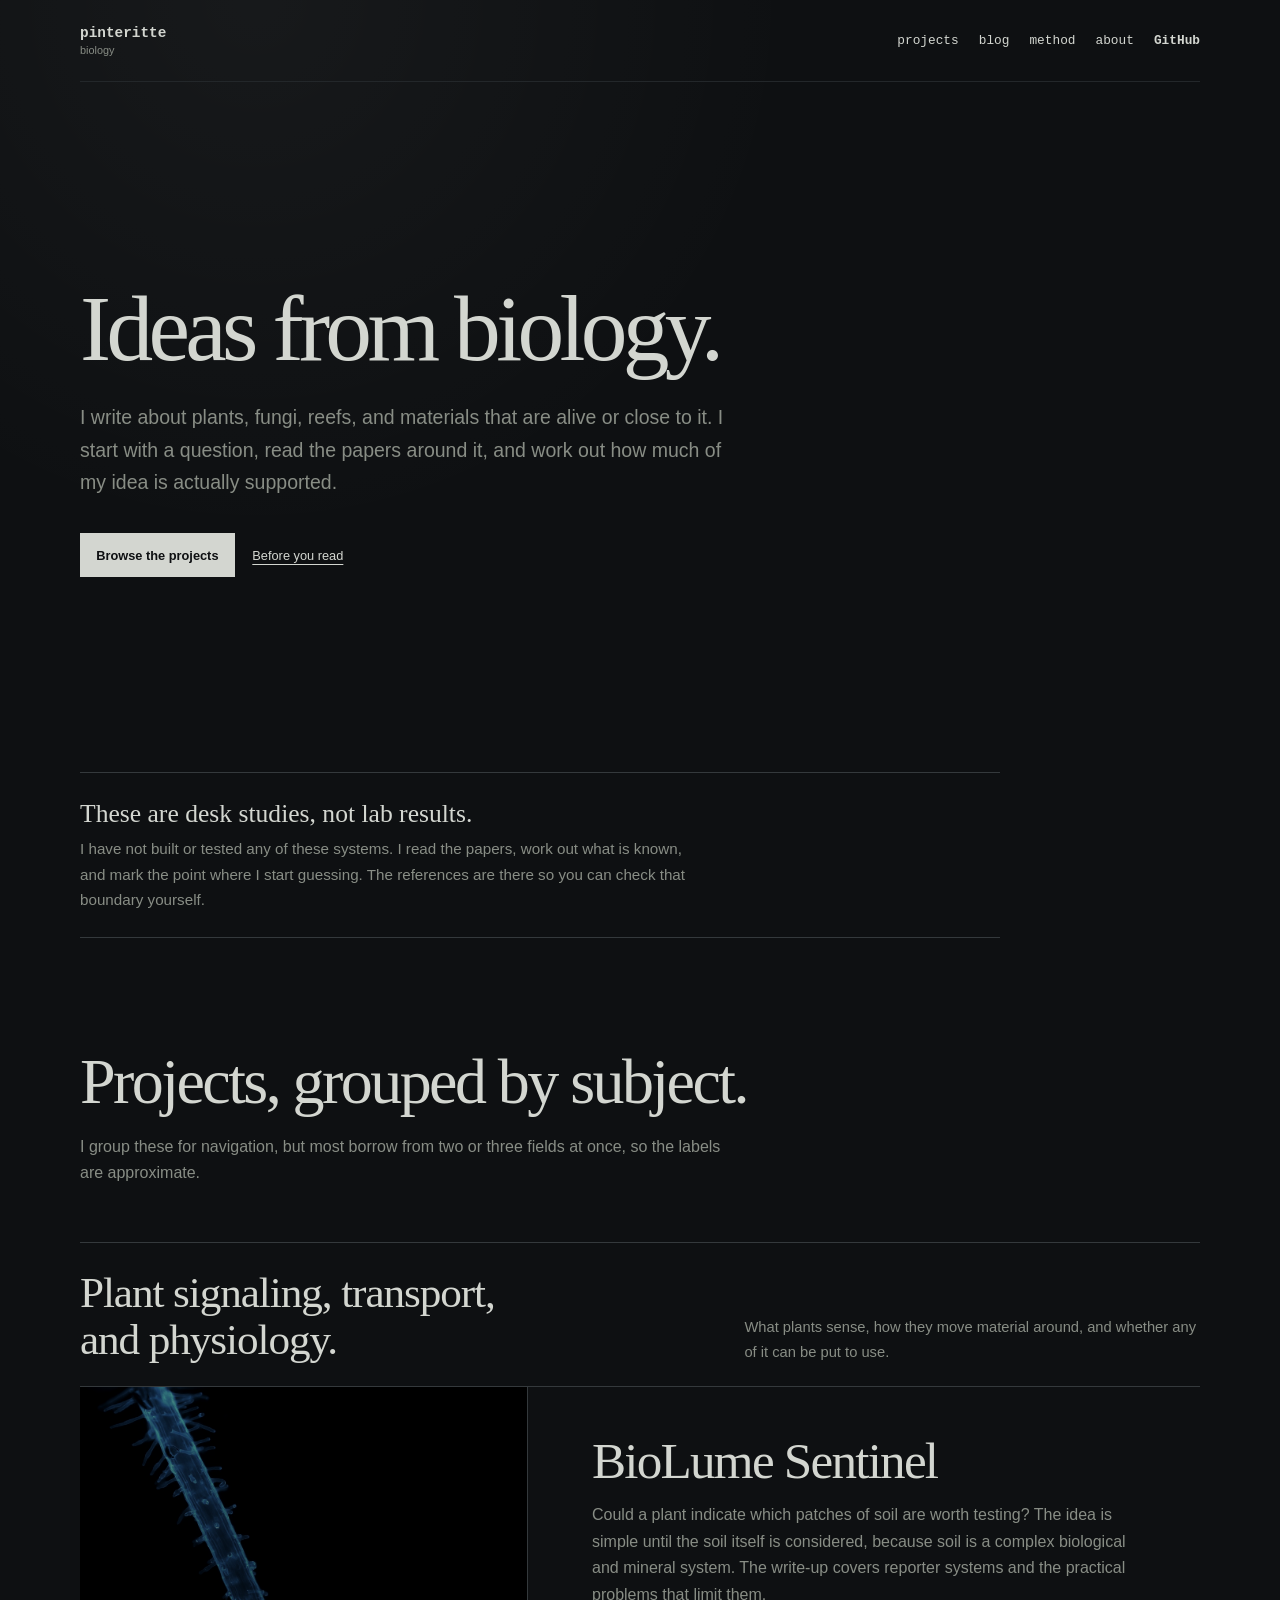
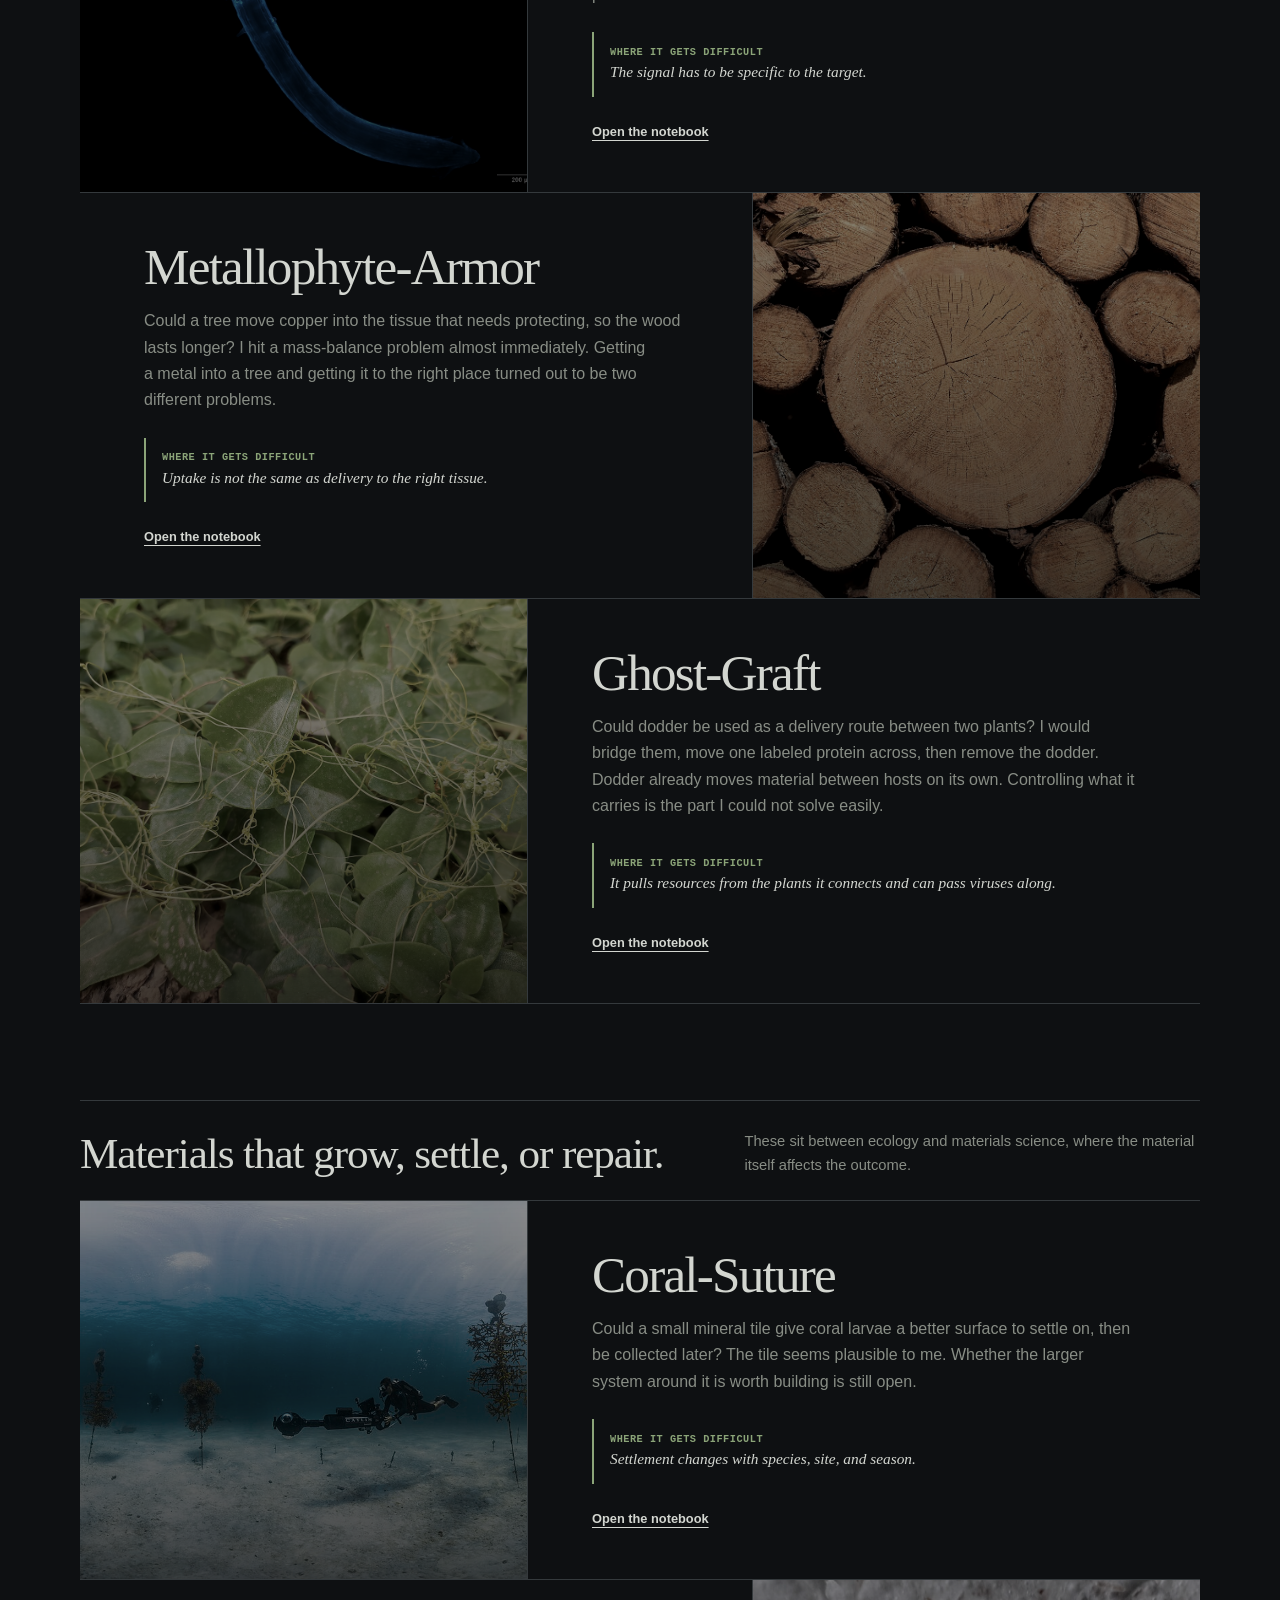
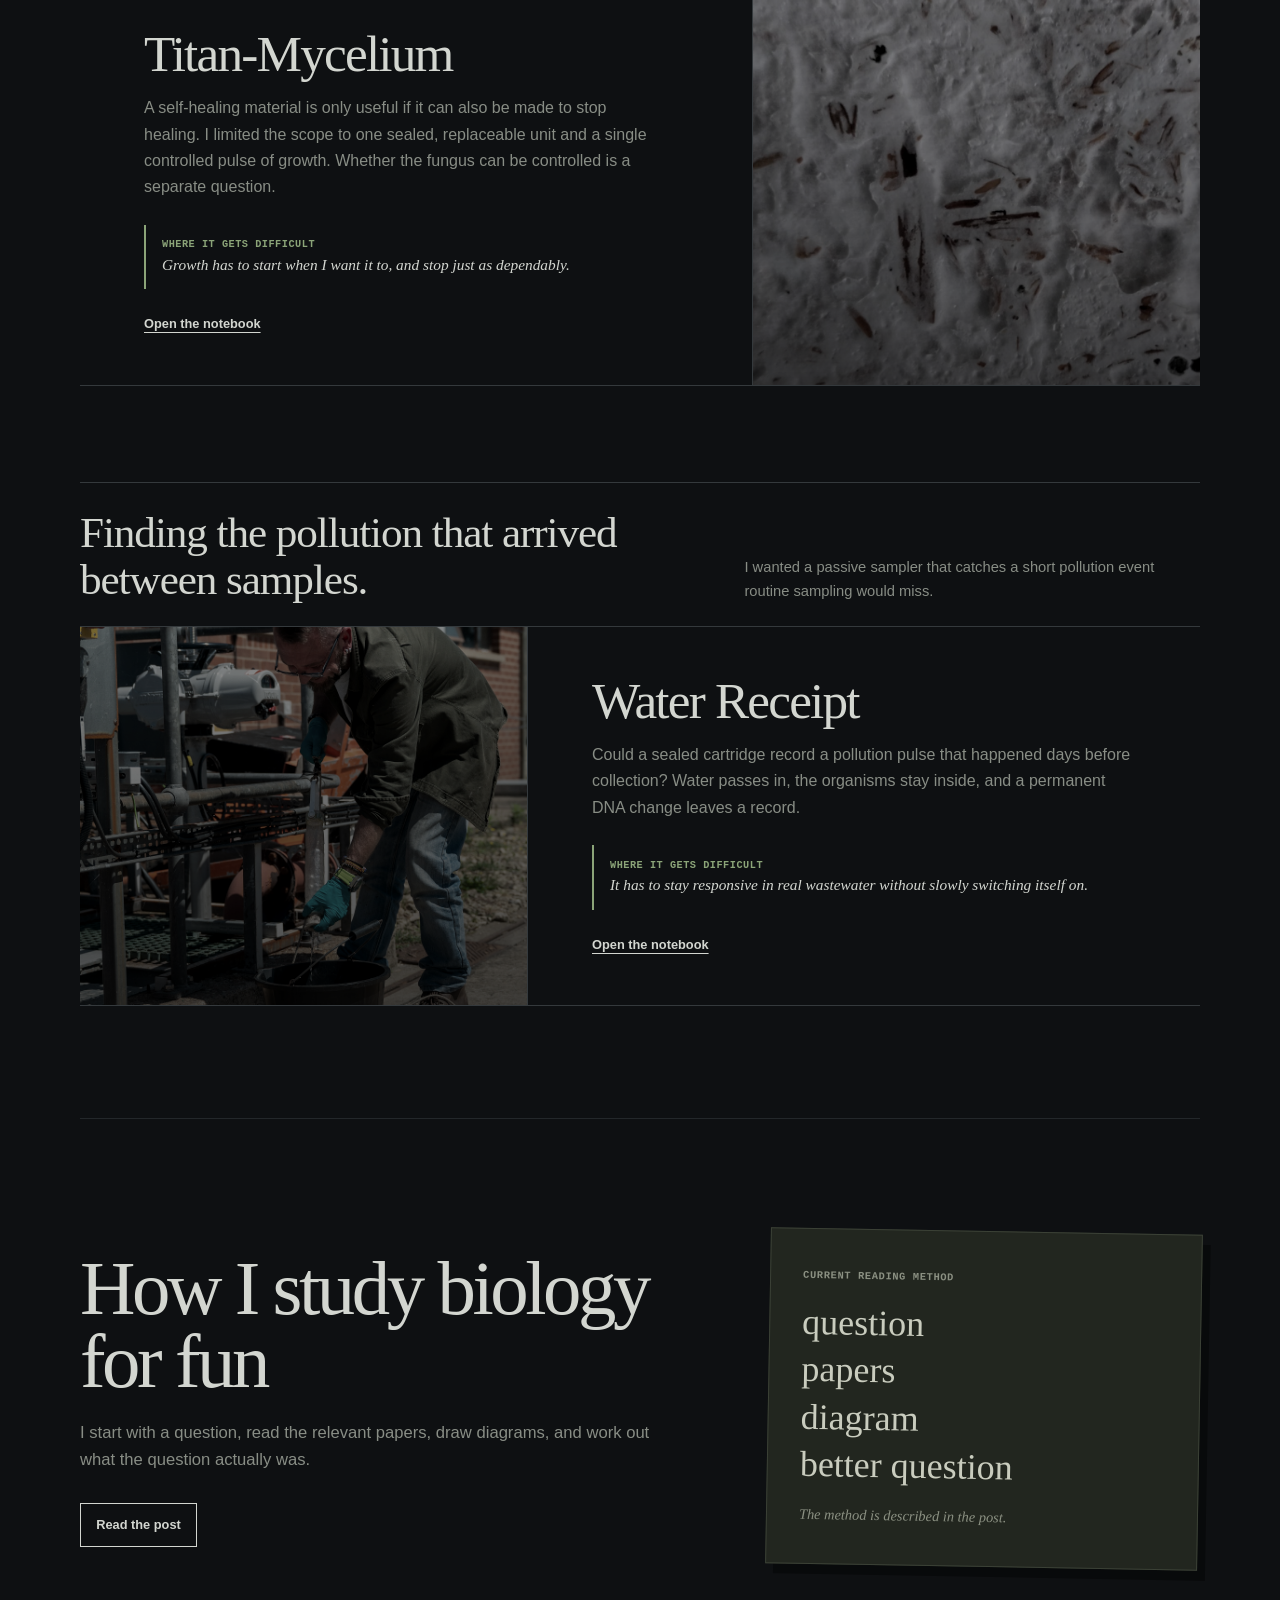
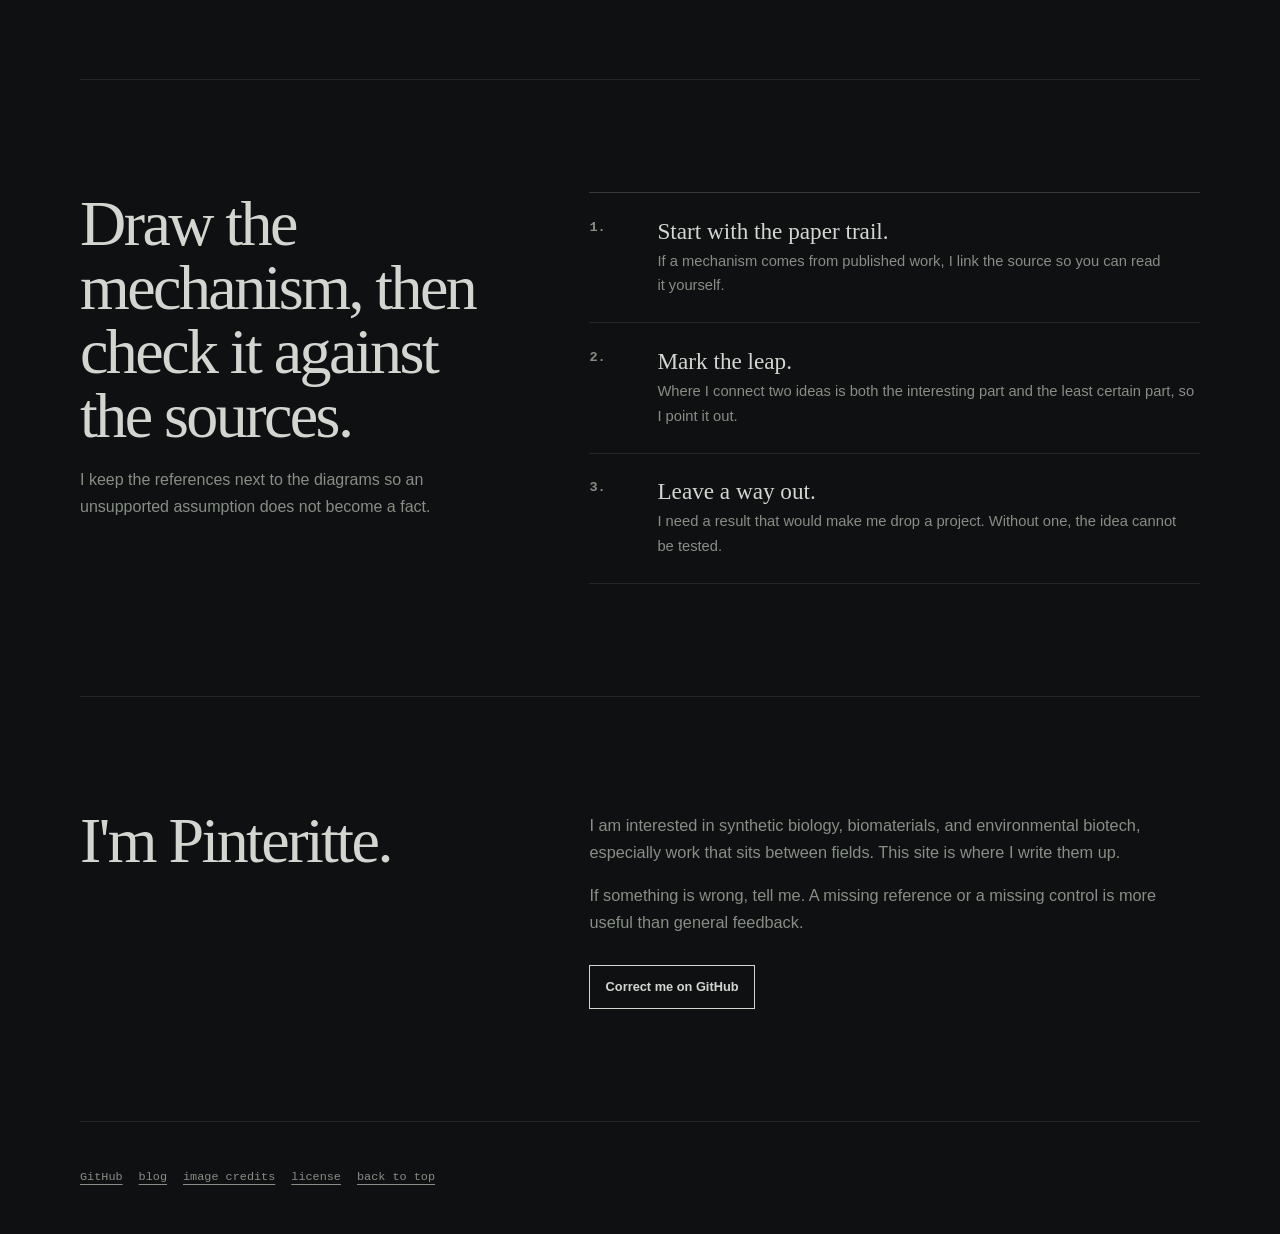
<file: index.html>
<!DOCTYPE html>
<html lang="en">
<head>
  <meta charset="utf-8">
  <meta name="viewport" content="width=device-width, initial-scale=1">
  <title>Pinteritte - biology projects</title>
  <meta name="description" content="Projects on plants, fungi, reefs, and materials, tested against the literature.">
  <meta name="theme-color" content="#0e1012">
  <link rel="canonical" href="https://pinterittejeden-gif.github.io/pinterittejeden-gif/">
  <meta property="og:title" content="Pinteritte - biology projects">
  <meta property="og:description" content="Biology projects and the parts that did not work.">
  <meta property="og:type" content="website">
  <meta property="og:url" content="https://pinterittejeden-gif.github.io/pinterittejeden-gif/">
  <link rel="stylesheet" href="portfolio.css?v=10">
</head>
<body>
  <a class="skip-link" href="#main">Skip to content</a>

  <header class="site-header">
    <a class="brand" href="#top" aria-label="Pinteritte home">
      <span class="brand-copy"><strong>pinteritte</strong><small>biology</small></span>
    </a>
    <nav aria-label="Primary navigation">
      <a href="#projects">projects</a>
      <a href="blog/">blog</a>
      <a href="#method">method</a>
      <a href="#about">about</a>
      <a class="nav-github" href="https://github.com/pinterittejeden-gif">GitHub</a>
    </nav>
  </header>

  <main id="main">
    <section class="hero" id="top" aria-labelledby="hero-title">
      <div class="hero-copy">
        <h1 id="hero-title">Ideas from biology.</h1>
        <p class="hero-lede">I write about plants, fungi, reefs, and materials that are alive or close to it. I start with a question, read the papers around it, and work out how much of my idea is actually supported.</p>
        <div class="hero-actions">
          <a class="button button-primary" href="#projects">Browse the projects</a>
          <a class="text-link" href="#status-title">Before you read</a>
        </div>
      </div>
    </section>

    <section class="notice" aria-labelledby="status-title">
      <div>
        <h2 id="status-title">These are desk studies, not lab results.</h2>
        <p>I have not built or tested any of these systems. I read the papers, work out what is known, and mark the point where I start guessing. The references are there so you can check that boundary yourself.</p>
      </div>
    </section>

    <section class="projects section" id="projects" aria-labelledby="projects-title">
      <div class="section-heading">
        <h2 id="projects-title">Projects, grouped by subject.</h2>
        <p>I group these for navigation, but most borrow from two or three fields at once, so the labels are approximate.</p>
      </div>

      <div class="category-heading" id="plant-biology">
        <div>
          <h3>Plant signaling, transport, and physiology.</h3>
        </div>
        <p>What plants sense, how they move material around, and whether any of it can be put to use.</p>
      </div>

      <div class="project-list">
        <article class="project-card project-biolume">
          <div class="project-visual" aria-hidden="true">
            <img class="project-photo project-photo--root" src="images/projects/biolume-root.jpg" width="1280" height="1027" loading="lazy" decoding="async" alt="">
          </div>
          <div class="project-body">
            <h3>BioLume Sentinel</h3>
            <p>Could a plant indicate which patches of soil are worth testing? The idea is simple until the soil itself is considered, because soil is a complex biological and mineral system. The write-up covers reporter systems and the practical problems that limit them.</p>
            <p class="project-note"><span>Where it gets difficult</span> The signal has to be specific to the target.</p>
            <a class="project-link" href="https://pinterittejeden-gif.github.io/Project-BioLume-Sentinel/">Open the notebook</a>
          </div>
        </article>

        <article class="project-card project-metal">
          <div class="project-visual" aria-hidden="true">
            <img class="project-photo project-photo--wood" src="images/projects/pine-cross-sections.jpg" width="1280" height="853" loading="lazy" decoding="async" alt="">
          </div>
          <div class="project-body">
            <h3>Metallophyte-Armor</h3>
            <p>Could a tree move copper into the tissue that needs protecting, so the wood lasts longer? I hit a mass-balance problem almost immediately. Getting a metal into a tree and getting it to the right place turned out to be two different problems.</p>
            <p class="project-note"><span>Where it gets difficult</span> Uptake is not the same as delivery to the right tissue.</p>
            <a class="project-link" href="https://pinterittejeden-gif.github.io/metallophyte-armor/">Open the notebook</a>
          </div>
        </article>

        <article class="project-card project-ghost">
          <div class="project-visual" aria-hidden="true">
            <img class="project-photo project-photo--dodder" src="images/projects/dodder-host.jpg" width="1280" height="958" loading="lazy" decoding="async" alt="">
          </div>
          <div class="project-body">
            <h3>Ghost-Graft</h3>
            <p>Could dodder be used as a delivery route between two plants? I would bridge them, move one labeled protein across, then remove the dodder. Dodder already moves material between hosts on its own. Controlling what it carries is the part I could not solve easily.</p>
            <p class="project-note"><span>Where it gets difficult</span> It pulls resources from the plants it connects and can pass viruses along.</p>
            <a class="project-link" href="https://pinterittejeden-gif.github.io/ghost-graft/">Open the notebook</a>
          </div>
        </article>
      </div>

      <div class="category-heading category-heading--second" id="materials-restoration">
        <div>
          <h3>Materials that grow, settle, or repair.</h3>
        </div>
        <p>These sit between ecology and materials science, where the material itself affects the outcome.</p>
      </div>

      <div class="project-list">
        <article class="project-card project-coral">
          <div class="project-visual" aria-hidden="true">
            <img class="project-photo project-photo--coral" src="images/projects/coral-nursery.jpg" width="1280" height="556" loading="lazy" decoding="async" alt="">
          </div>
          <div class="project-body">
            <h3>Coral-Suture</h3>
            <p>Could a small mineral tile give coral larvae a better surface to settle on, then be collected later? The tile seems plausible to me. Whether the larger system around it is worth building is still open.</p>
            <p class="project-note"><span>Where it gets difficult</span> Settlement changes with species, site, and season.</p>
            <a class="project-link" href="https://pinterittejeden-gif.github.io/coral-suture/">Open the notebook</a>
          </div>
        </article>

        <article class="project-card project-titan">
          <div class="project-visual" aria-hidden="true">
            <img class="project-photo project-photo--mycelium" src="images/projects/myco-composite.jpg" width="1080" height="1920" loading="lazy" decoding="async" alt="">
          </div>
          <div class="project-body">
            <h3>Titan-Mycelium</h3>
            <p>A self-healing material is only useful if it can also be made to stop healing. I limited the scope to one sealed, replaceable unit and a single controlled pulse of growth. Whether the fungus can be controlled is a separate question.</p>
            <p class="project-note"><span>Where it gets difficult</span> Growth has to start when I want it to, and stop just as dependably.</p>
            <a class="project-link" href="https://pinterittejeden-gif.github.io/titan-mycelium/">Open the notebook</a>
          </div>
        </article>
      </div>

      <div class="category-heading category-heading--second" id="environmental-monitoring">
        <div>
          <h3>Finding the pollution that arrived between samples.</h3>
        </div>
        <p>I wanted a passive sampler that catches a short pollution event routine sampling would miss.</p>
      </div>

      <div class="project-list">
        <article class="project-card project-water">
          <div class="project-visual" aria-hidden="true">
            <img class="project-photo project-photo--water" src="water-receipt/images/wastewater-sampling.jpg" width="1400" height="2104" loading="lazy" decoding="async" alt="">
          </div>
          <div class="project-body">
            <h3>Water Receipt</h3>
            <p>Could a sealed cartridge record a pollution pulse that happened days before collection? Water passes in, the organisms stay inside, and a permanent DNA change leaves a record.</p>
            <p class="project-note"><span>Where it gets difficult</span> It has to stay responsive in real wastewater without slowly switching itself on.</p>
            <a class="project-link" href="water-receipt/">Open the notebook</a>
          </div>
        </article>
      </div>
    </section>

    <section class="blog-preview section" id="blog" aria-labelledby="blog-preview-title">
      <div class="blog-preview-copy">
        <h2 id="blog-preview-title">How I study biology for fun</h2>
        <p>I start with a question, read the relevant papers, draw diagrams, and work out what the question actually was.</p>
        <a class="button button-secondary" href="blog/">Read the post</a>
      </div>
      <a class="blog-preview-note" href="blog/" aria-label="Read how I study biology for fun">
        <span>current reading method</span>
        <strong>question<br>papers<br>diagram<br>better question</strong>
        <small>The method is described in the post.</small>
      </a>
    </section>

    <section class="method section" id="method" aria-labelledby="method-title">
      <div class="method-intro">
        <h2 id="method-title">Draw the mechanism, then check it against the sources.</h2>
        <p>I keep the references next to the diagrams so an unsupported assumption does not become a fact.</p>
      </div>

      <ol class="method-list">
        <li>
          <span>1.</span>
          <div><h3>Start with the paper trail.</h3><p>If a mechanism comes from published work, I link the source so you can read it yourself.</p></div>
        </li>
        <li>
          <span>2.</span>
          <div><h3>Mark the leap.</h3><p>Where I connect two ideas is both the interesting part and the least certain part, so I point it out.</p></div>
        </li>
        <li>
          <span>3.</span>
          <div><h3>Leave a way out.</h3><p>I need a result that would make me drop a project. Without one, the idea cannot be tested.</p></div>
        </li>
      </ol>
    </section>

    <section class="about section" id="about" aria-labelledby="about-title">
      <div>
        <h2 id="about-title">I'm Pinteritte.</h2>
      </div>
      <div class="about-copy">
        <p>I am interested in synthetic biology, biomaterials, and environmental biotech, especially work that sits between fields. This site is where I write them up.</p>
        <p>If something is wrong, tell me. A missing reference or a missing control is more useful than general feedback.</p>
        <a class="button button-secondary" href="https://github.com/pinterittejeden-gif/pinterittejeden-gif/issues">Correct me on GitHub</a>
      </div>
    </section>
  </main>

  <footer>
    <div>
      <a href="https://github.com/pinterittejeden-gif">GitHub</a>
      <a href="blog/">blog</a>
      <a href="IMAGE_CREDITS.md">image credits</a>
      <a href="LICENSE.md">license</a>
      <a href="#top">back to top</a>
    </div>
  </footer>
</body>
</html>
</file>
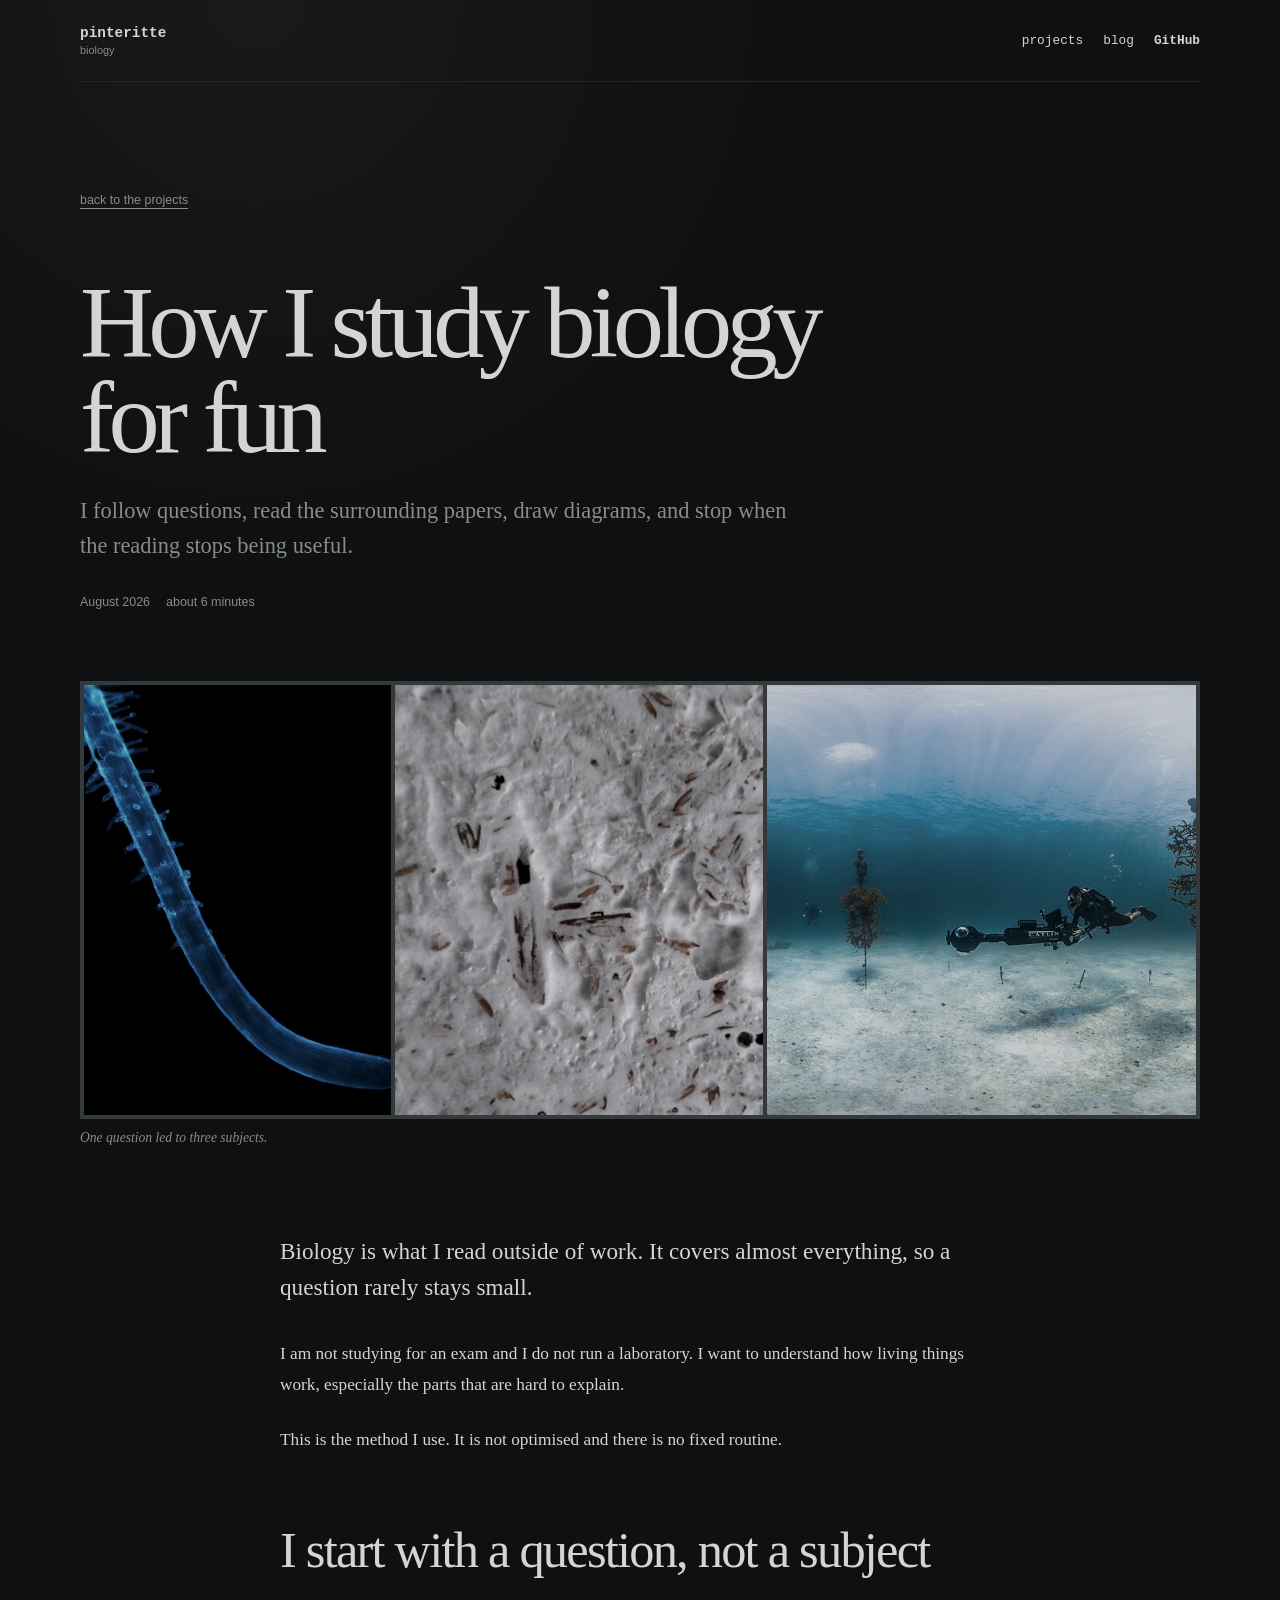
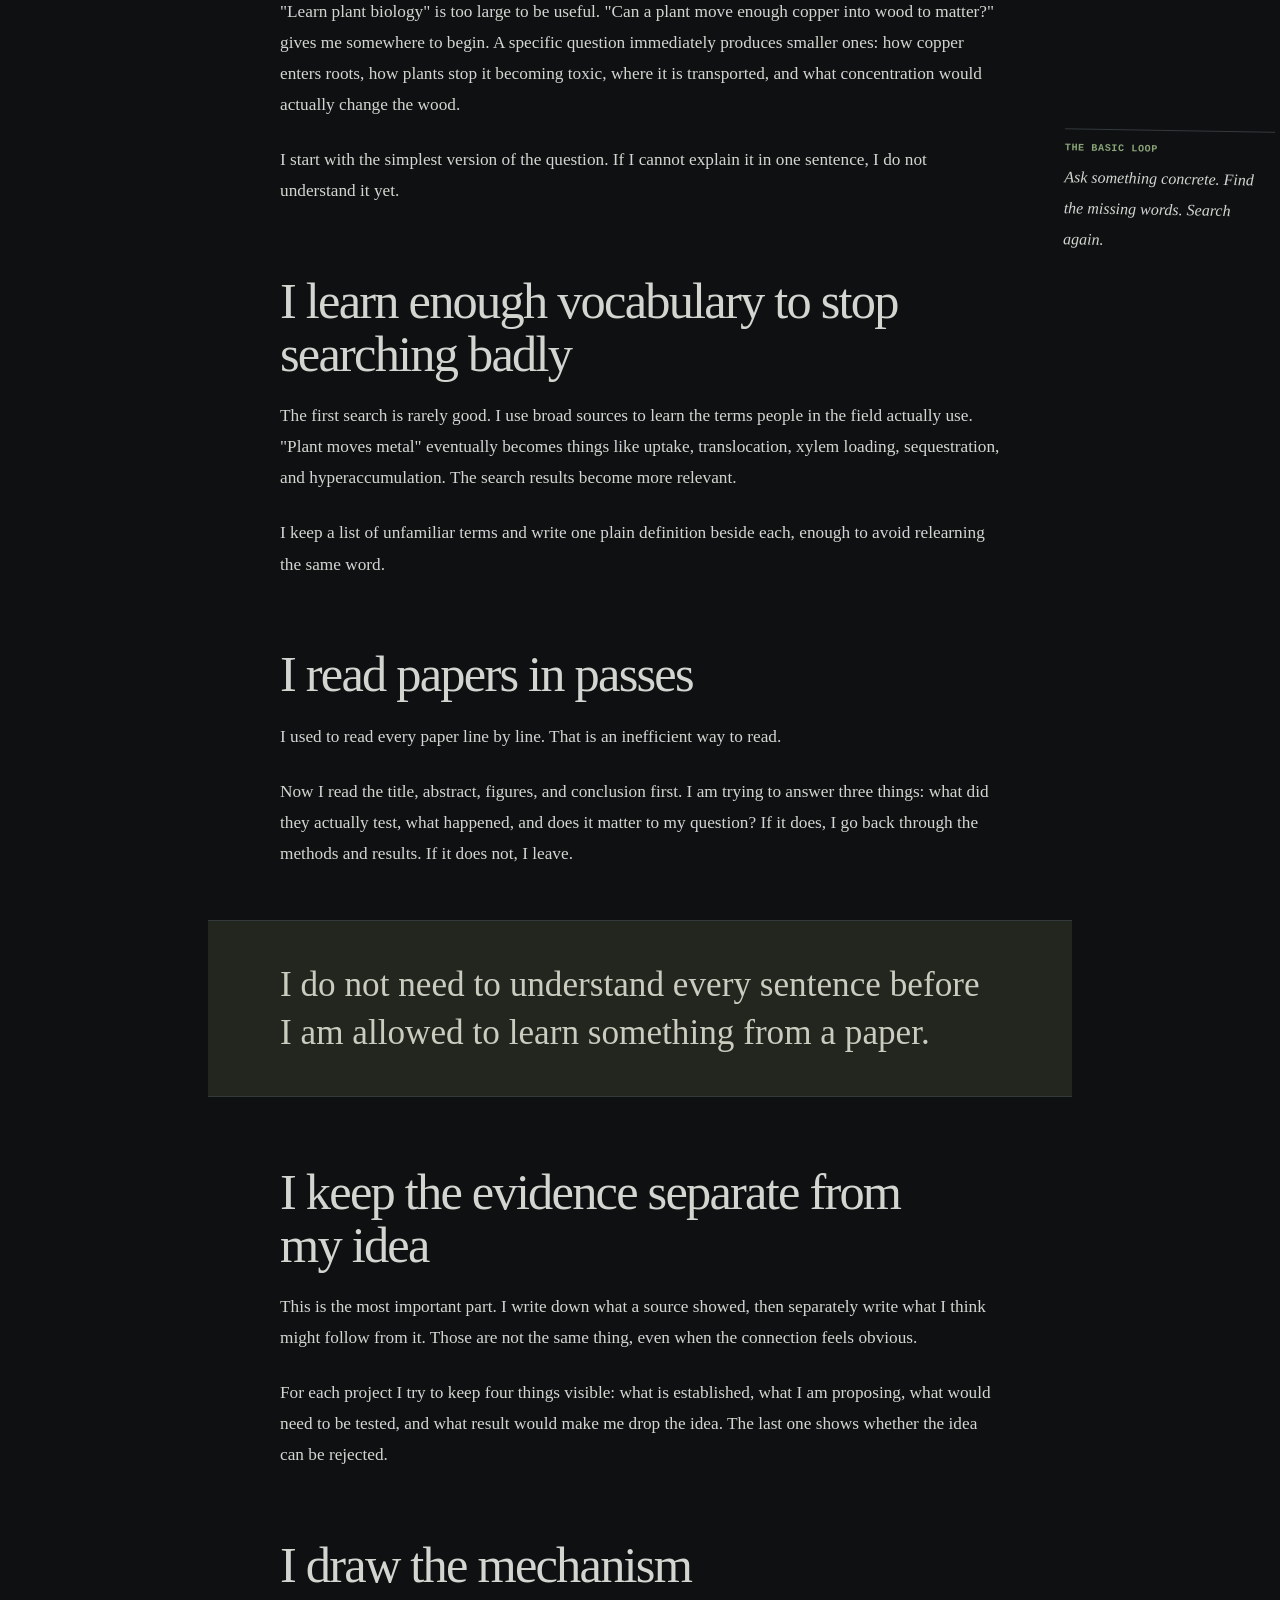
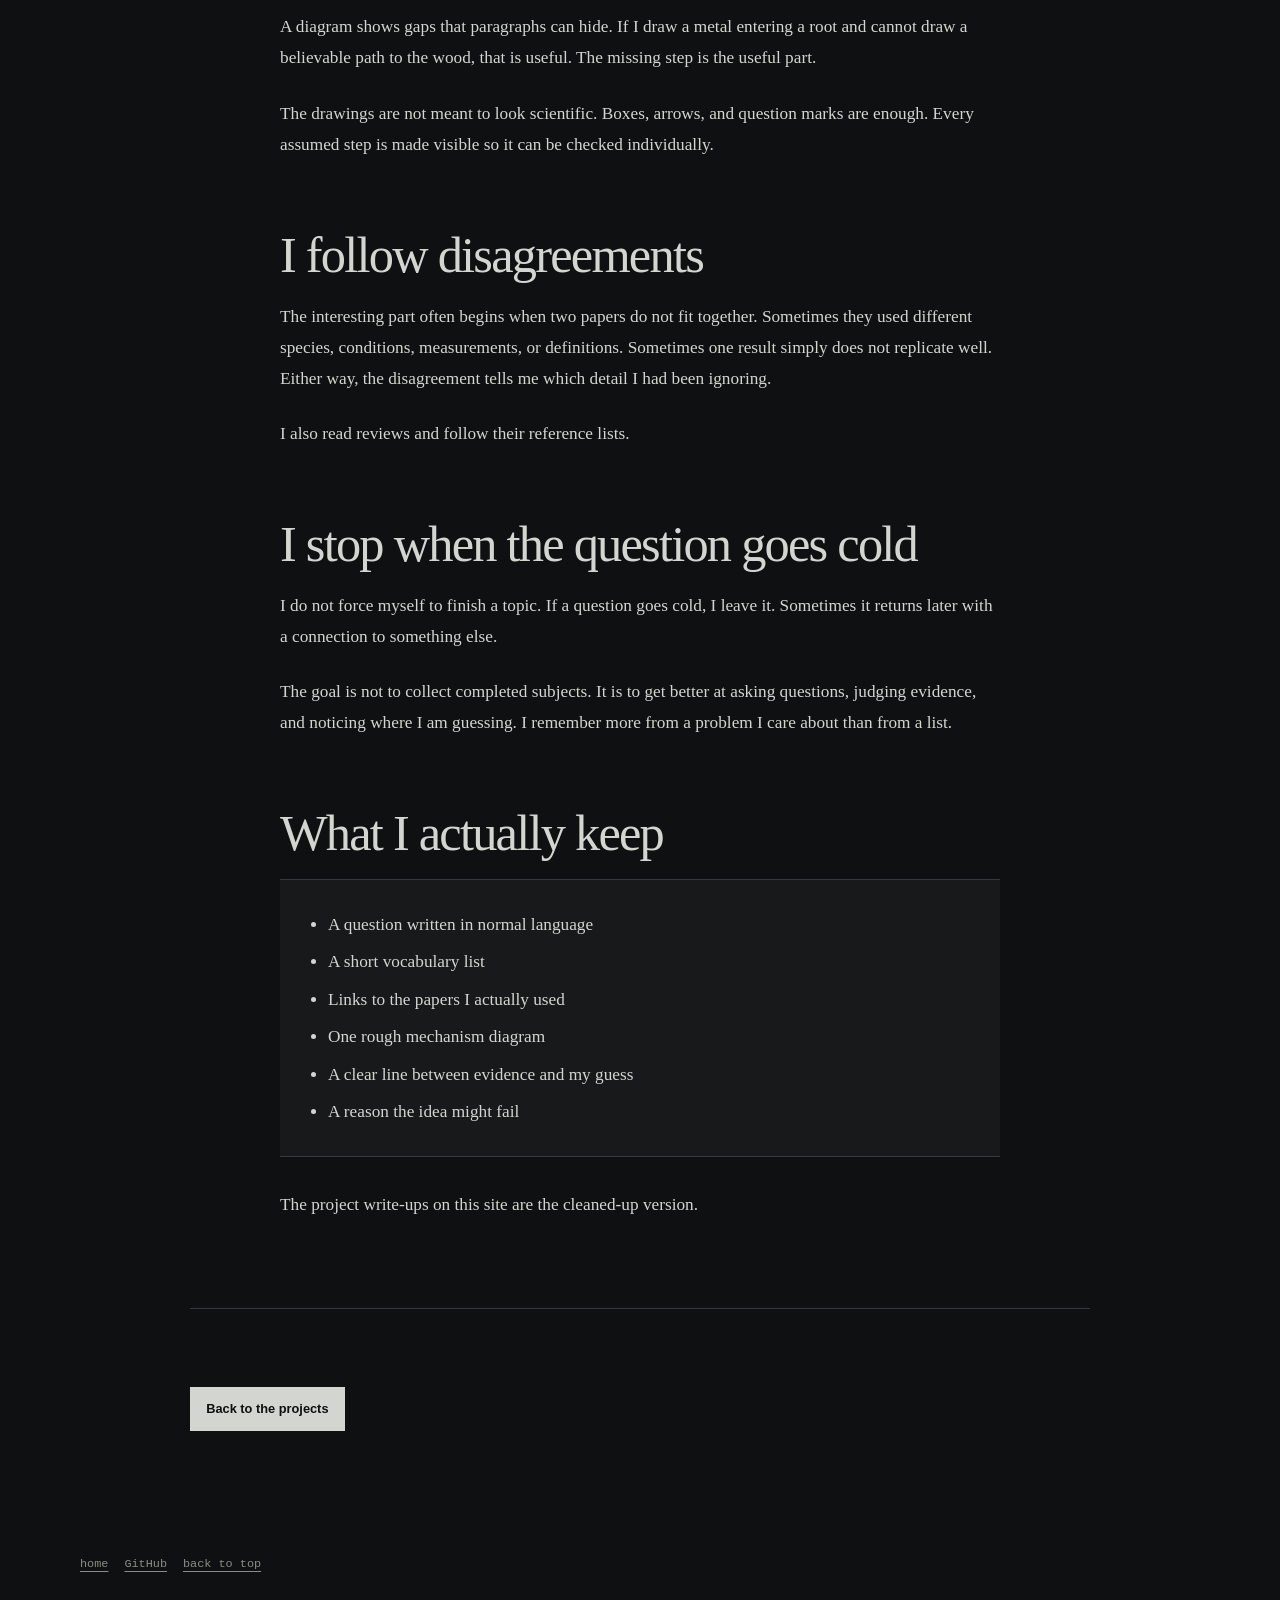
<file: blog/index.html>
<!DOCTYPE html>
<html lang="en">
<head>
  <meta charset="utf-8">
  <meta name="viewport" content="width=device-width, initial-scale=1">
  <title>How I study biology for fun - Pinteritte</title>
  <meta name="description" content="How I follow biology questions through papers, diagrams, and wrong turns.">
  <meta name="theme-color" content="#0e1012">
  <link rel="canonical" href="https://pinterittejeden-gif.github.io/pinterittejeden-gif/blog/">
  <meta property="og:title" content="How I study biology for fun">
  <meta property="og:description" content="Questions first, papers second.">
  <meta property="og:type" content="article">
  <meta property="og:url" content="https://pinterittejeden-gif.github.io/pinterittejeden-gif/blog/">
  <link rel="stylesheet" href="../portfolio.css?v=10">
  <link rel="stylesheet" href="blog.css?v=4">
</head>
<body>
  <a class="skip-link" href="#article">Skip to the article</a>

  <header class="site-header">
    <a class="brand" href="../" aria-label="Back to Pinteritte's biology notebook">
      <span class="brand-copy"><strong>pinteritte</strong><small>biology</small></span>
    </a>
    <nav aria-label="Primary navigation">
      <a href="../#projects">projects</a>
      <a href="./" aria-current="page">blog</a>
      <a class="nav-github" href="https://github.com/pinterittejeden-gif">GitHub</a>
    </nav>
  </header>

  <main id="article" class="article-shell">
    <article>
      <header class="article-header">
        <a class="back-link" href="../">back to the projects</a>
        <h1>How I study biology for fun</h1>
        <p class="article-dek">I follow questions, read the surrounding papers, draw diagrams, and stop when the reading stops being useful.</p>
        <div class="article-meta">
          <span>August 2026</span>
          <span>about 6 minutes</span>
        </div>
      </header>

      <figure class="article-figure article-figure--wide">
        <div class="article-image-strip">
          <img src="../images/projects/biolume-root.jpg" width="1280" height="1027" alt="Close view of plant roots in soil">
          <img src="../images/projects/myco-composite.jpg" width="1080" height="1920" alt="Mycelium growing through a composite material">
          <img src="../images/projects/coral-nursery.jpg" width="1280" height="556" alt="Corals growing in an underwater nursery">
        </div>
        <figcaption>One question led to three subjects.</figcaption>
      </figure>

      <div class="article-body">
        <p class="standfirst">Biology is what I read outside of work. It covers almost everything, so a question rarely stays small.</p>

        <p>I am not studying for an exam and I do not run a laboratory. I want to understand how living things work, especially the parts that are hard to explain.</p>

        <p>This is the method I use. It is not optimised and there is no fixed routine.</p>

        <h2>I start with a question, not a subject</h2>

        <p>"Learn plant biology" is too large to be useful. "Can a plant move enough copper into wood to matter?" gives me somewhere to begin. A specific question immediately produces smaller ones: how copper enters roots, how plants stop it becoming toxic, where it is transported, and what concentration would actually change the wood.</p>

        <p>I start with the simplest version of the question. If I cannot explain it in one sentence, I do not understand it yet.</p>

        <aside class="margin-note">
          <span>the basic loop</span>
          <strong>Ask something concrete. Find the missing words. Search again.</strong>
        </aside>

        <h2>I learn enough vocabulary to stop searching badly</h2>

        <p>The first search is rarely good. I use broad sources to learn the terms people in the field actually use. "Plant moves metal" eventually becomes things like uptake, translocation, xylem loading, sequestration, and hyperaccumulation. The search results become more relevant.</p>

        <p>I keep a list of unfamiliar terms and write one plain definition beside each, enough to avoid relearning the same word.</p>

        <h2>I read papers in passes</h2>

        <p>I used to read every paper line by line. That is an inefficient way to read.</p>

        <p>Now I read the title, abstract, figures, and conclusion first. I am trying to answer three things: what did they actually test, what happened, and does it matter to my question? If it does, I go back through the methods and results. If it does not, I leave.</p>

        <blockquote>
          <p>I do not need to understand every sentence before I am allowed to learn something from a paper.</p>
        </blockquote>

        <h2>I keep the evidence separate from my idea</h2>

        <p>This is the most important part. I write down what a source showed, then separately write what I think might follow from it. Those are not the same thing, even when the connection feels obvious.</p>

        <p>For each project I try to keep four things visible: what is established, what I am proposing, what would need to be tested, and what result would make me drop the idea. The last one shows whether the idea can be rejected.</p>

        <h2>I draw the mechanism</h2>

        <p>A diagram shows gaps that paragraphs can hide. If I draw a metal entering a root and cannot draw a believable path to the wood, that is useful. The missing step is the useful part.</p>

        <p>The drawings are not meant to look scientific. Boxes, arrows, and question marks are enough. Every assumed step is made visible so it can be checked individually.</p>

        <h2>I follow disagreements</h2>

        <p>The interesting part often begins when two papers do not fit together. Sometimes they used different species, conditions, measurements, or definitions. Sometimes one result simply does not replicate well. Either way, the disagreement tells me which detail I had been ignoring.</p>

        <p>I also read reviews and follow their reference lists.</p>

        <h2>I stop when the question goes cold</h2>

        <p>I do not force myself to finish a topic. If a question goes cold, I leave it. Sometimes it returns later with a connection to something else.</p>

        <p>The goal is not to collect completed subjects. It is to get better at asking questions, judging evidence, and noticing where I am guessing. I remember more from a problem I care about than from a list.</p>

        <h2>What I actually keep</h2>

        <ul>
          <li>A question written in normal language</li>
          <li>A short vocabulary list</li>
          <li>Links to the papers I actually used</li>
          <li>One rough mechanism diagram</li>
          <li>A clear line between evidence and my guess</li>
          <li>A reason the idea might fail</li>
        </ul>

        <p>The project write-ups on this site are the cleaned-up version.</p>
      </div>

      <footer class="article-footer">
        <a class="button button-primary" href="../#projects">Back to the projects</a>
      </footer>
    </article>
  </main>

  <footer class="site-footer">
    <div>
      <a href="../">home</a>
      <a href="https://github.com/pinterittejeden-gif">GitHub</a>
      <a href="#article">back to top</a>
    </div>
  </footer>
</body>
</html>
</file>
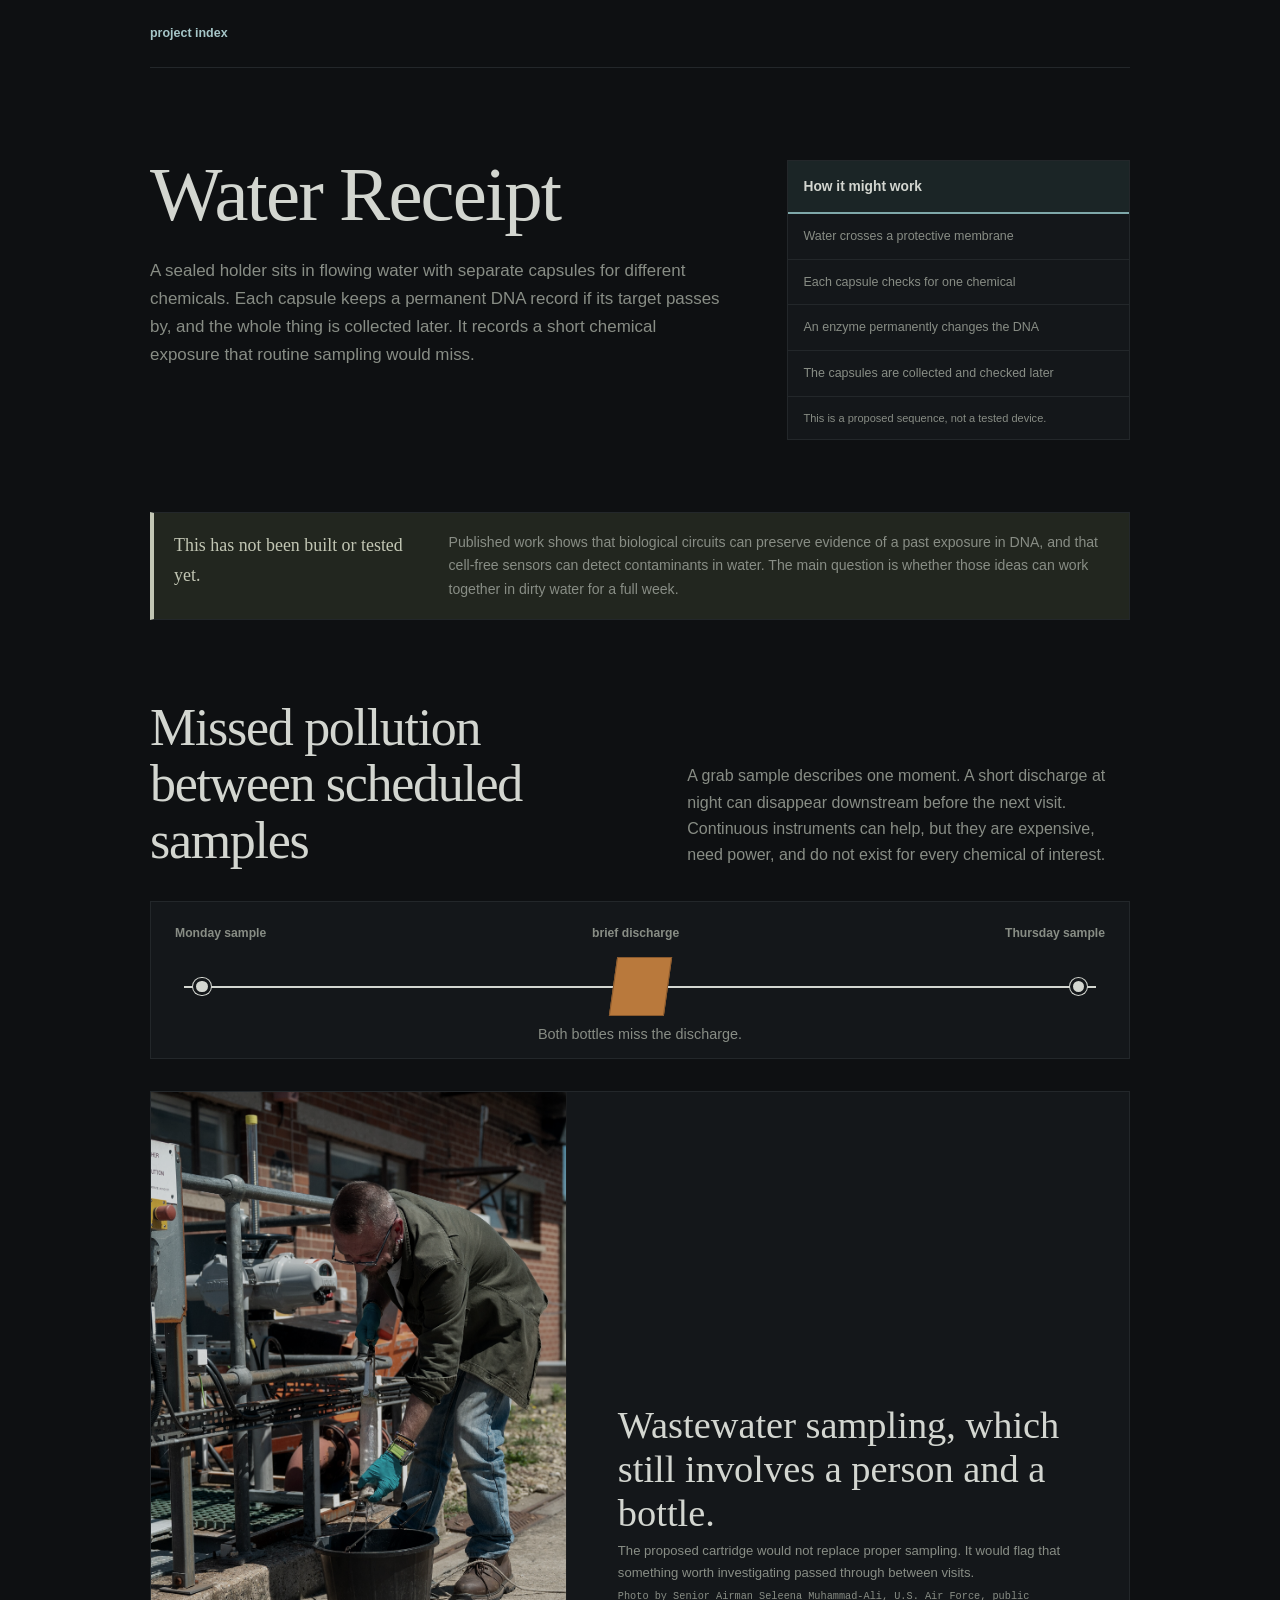
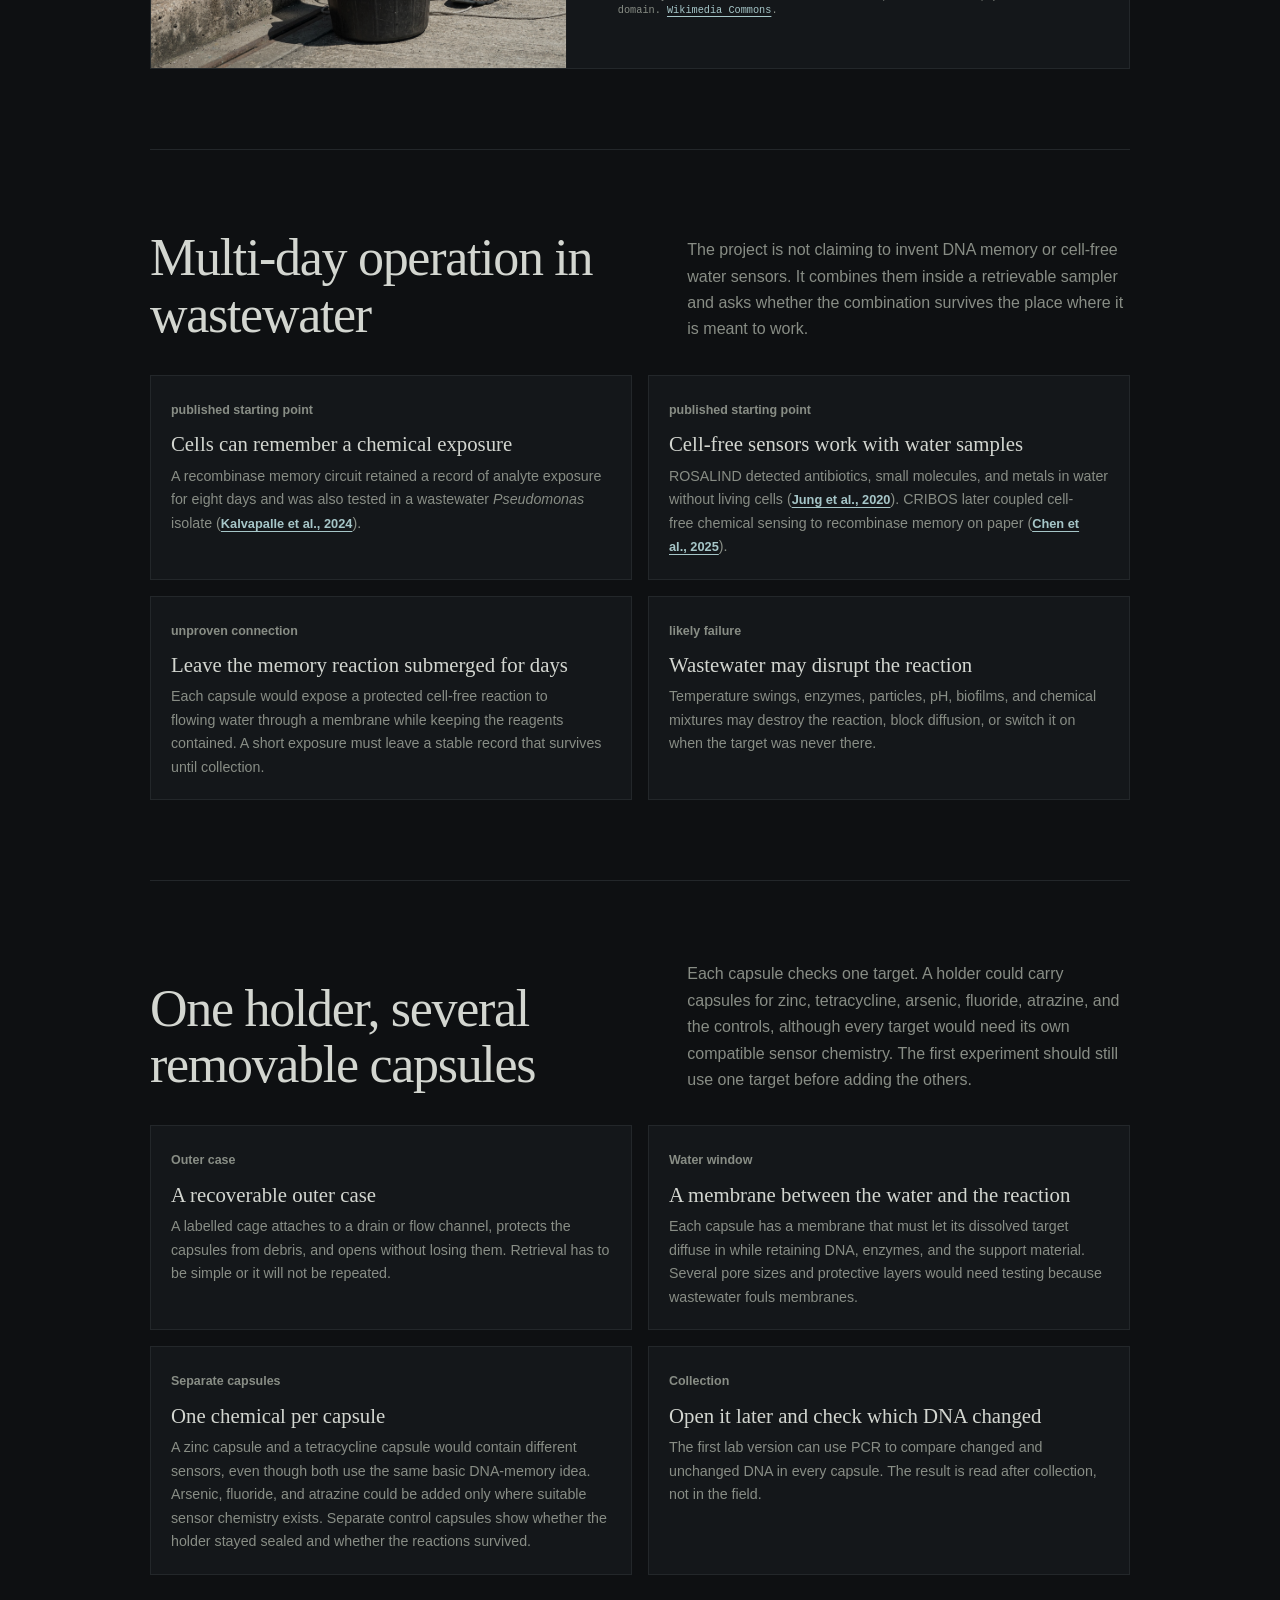
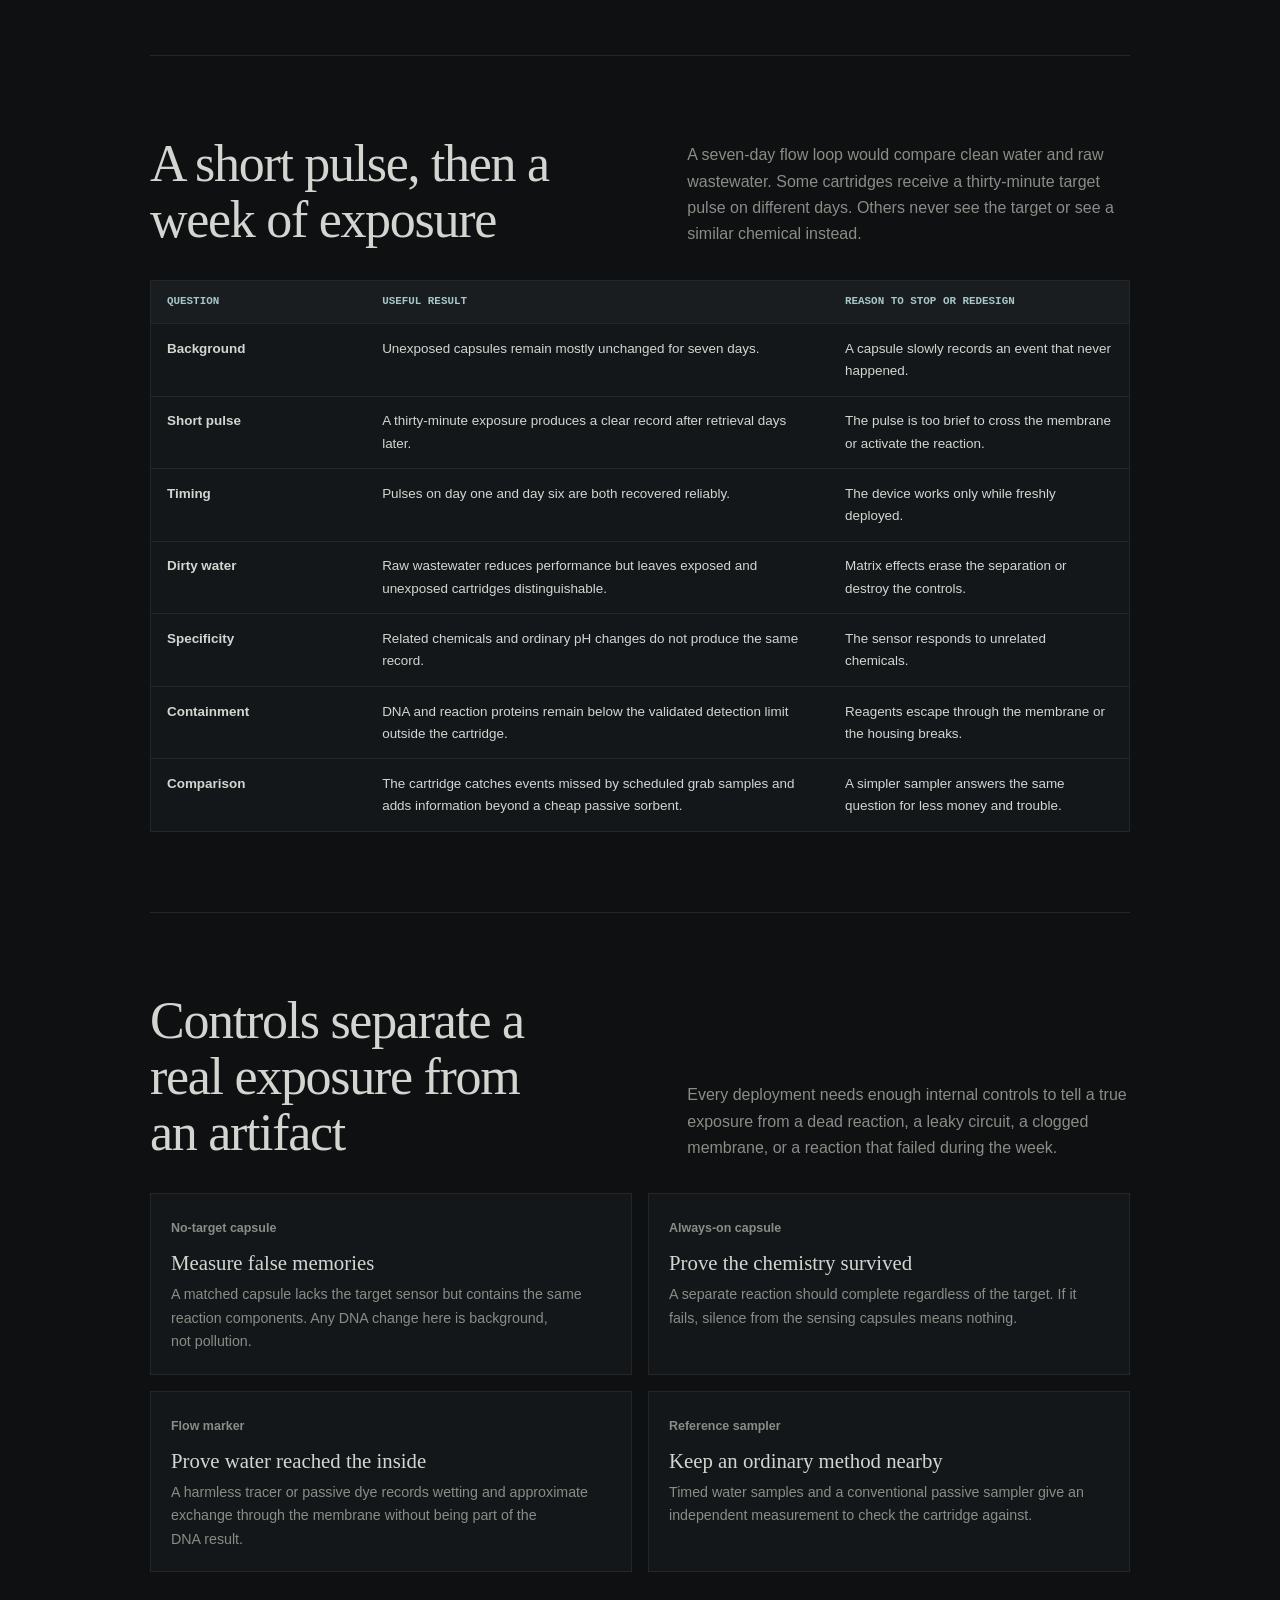
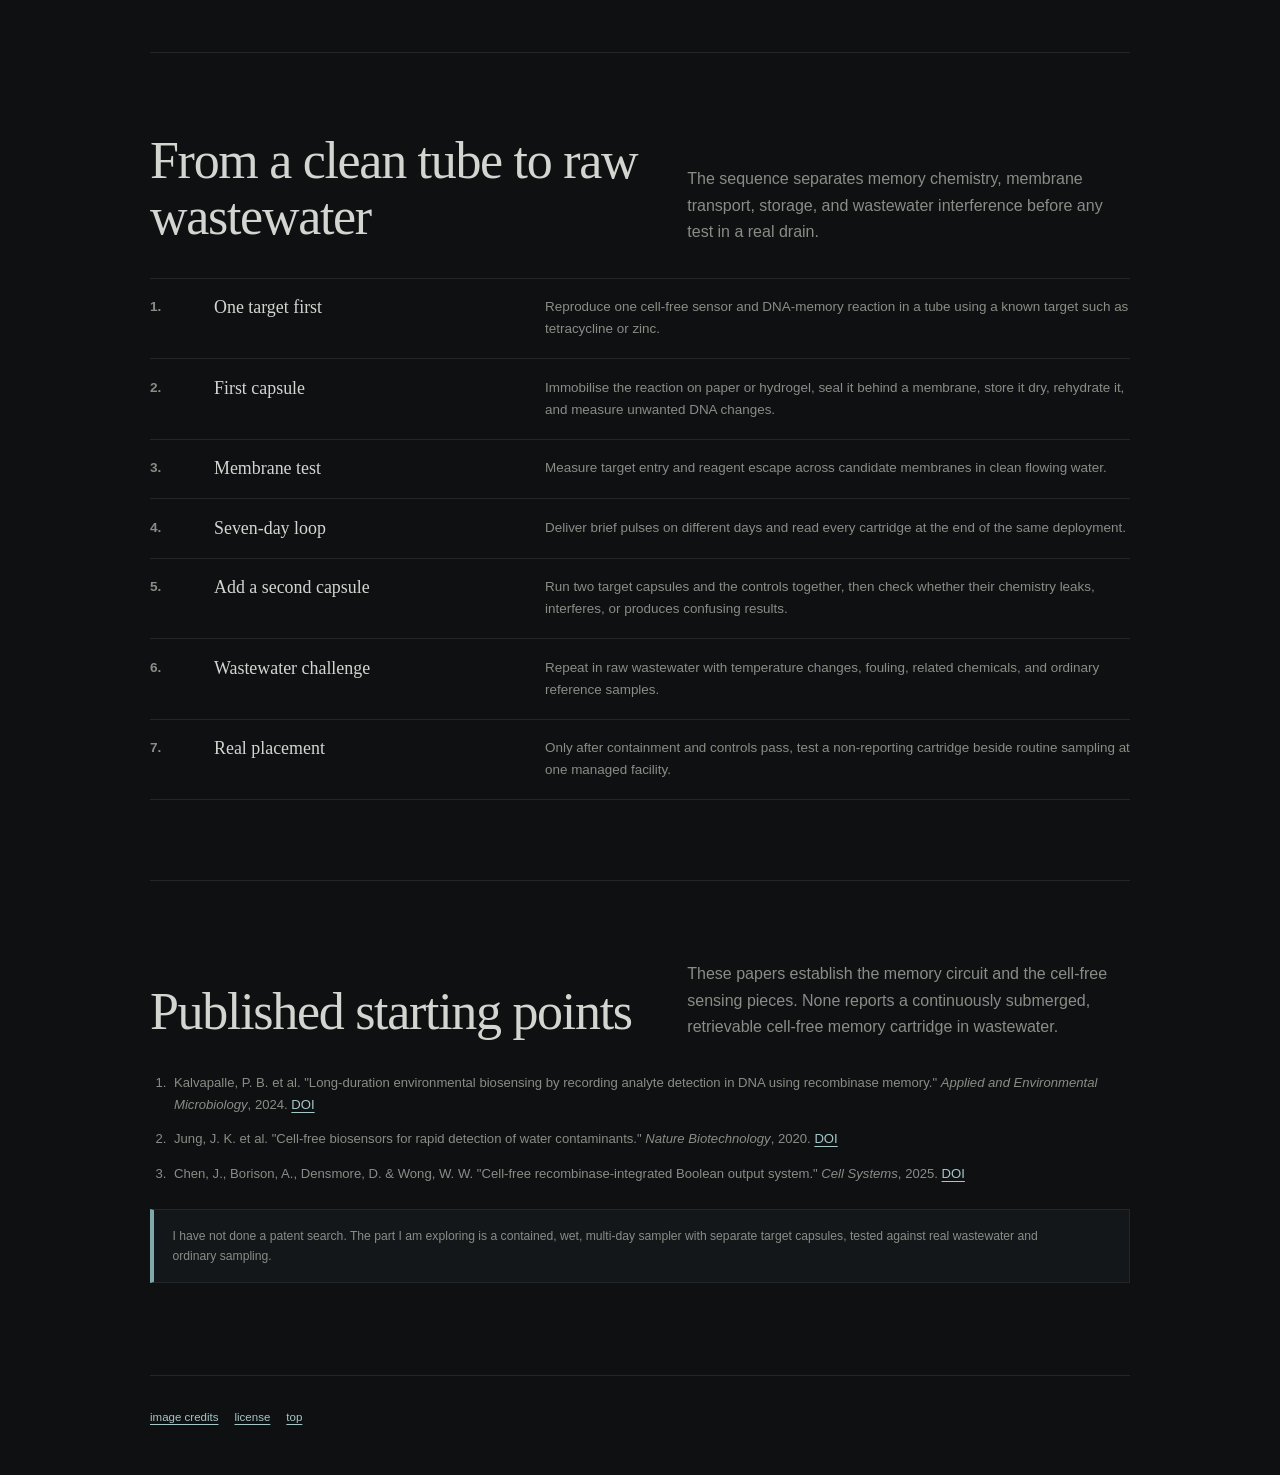
<file: water-receipt/index.html>
<!DOCTYPE html>
<html lang="en">
<head>
  <meta charset="utf-8">
  <meta name="viewport" content="width=device-width, initial-scale=1">
  <title>Water Receipt - Separate capsules for missed pollution events</title>
  <meta name="description" content="An idea for a retrievable water sampler with separate capsules that record short chemical exposures as permanent changes in DNA.">
  <meta name="theme-color" content="#0e1012">
  <meta property="og:title" content="Water Receipt">
  <meta property="og:description" content="A passive sampler with separate capsules for different pollutants, checked after retrieval.">
  <meta property="og:type" content="article">
  <link rel="stylesheet" href="../research.css?v=6">
  <link rel="stylesheet" href="water.css?v=3">
</head>
<body class="theme-water">
  <a class="skip-link" href="#main">Skip to content</a>
  <div class="proposal-shell">
    <nav class="proposal-nav" aria-label="Notebook navigation">
      <a href="../#environmental-monitoring">project index</a>
    </nav>

    <main id="main">
      <header class="proposal-hero">
        <div>
          <h1>Water Receipt</h1>
          <p class="proposal-dek">A sealed holder sits in flowing water with separate capsules for different chemicals. Each capsule keeps a permanent DNA record if its target passes by, and the whole thing is collected later. It records a short chemical exposure that routine sampling would miss.</p>
        </div>

        <div class="system-diagram" role="img" aria-label="Water reaches separate chemical-sensing capsules, one capsule records its target in DNA, and the holder is collected and checked later">
          <div class="diagram-core">How it might work</div>
          <span class="diagram-node">Water crosses a protective membrane</span>
          <span class="diagram-node">Each capsule checks for one chemical</span>
          <span class="diagram-node">An enzyme permanently changes the DNA</span>
          <span class="diagram-node">The capsules are collected and checked later</span>
          <span class="diagram-caption">This is a proposed sequence, not a tested device.</span>
        </div>
      </header>

      <aside class="disclosure" aria-labelledby="disclosure-title">
        <strong id="disclosure-title">This has not been built or tested yet.</strong>
        <p>Published work shows that biological circuits can preserve evidence of a past exposure in DNA, and that cell-free sensors can detect contaminants in water. The main question is whether those ideas can work together in dirty water for a full week.</p>
      </aside>

      <section class="visual-notes" aria-labelledby="sampling-title">
        <div class="visual-notes-heading">
          <div>
            <h2 id="sampling-title">Missed pollution between scheduled samples</h2>
          </div>
          <p>A grab sample describes one moment. A short discharge at night can disappear downstream before the next visit. Continuous instruments can help, but they are expensive, need power, and do not exist for every chemical of interest.</p>
        </div>

        <div class="pulse-demo" role="img" aria-label="A timeline shows one short pollution pulse between two ordinary water sampling times">
          <div class="pulse-labels"><span>Monday sample</span><span>brief discharge</span><span>Thursday sample</span></div>
          <div class="pulse-line"><span class="sample-dot sample-dot--a"></span><span class="pollution-pulse"></span><span class="sample-dot sample-dot--b"></span></div>
          <p>Both bottles miss the discharge.</p>
        </div>

        <div class="photo-notes photo-notes--single">
          <figure class="photo-note">
            <img src="images/wastewater-sampling.jpg" width="1400" height="2104" loading="lazy" decoding="async" alt="A wastewater worker collects a water sample into a bucket at a treatment plant">
            <figcaption>
              <strong>Wastewater sampling, which still involves a person and a bottle.</strong>
              <span>The proposed cartridge would not replace proper sampling. It would flag that something worth investigating passed through between visits.</span>
              <small class="photo-credit">Photo by Senior Airman Seleena Muhammad-Ali, U.S. Air Force, public domain. <a href="https://commons.wikimedia.org/wiki/File:The_flow_of_operations_at_Lakenheath%E2%80%99s_wastewater_treatment_plant_(8529228).jpg">Wikimedia Commons</a>.</small>
            </figcaption>
          </figure>
        </div>
      </section>

      <section class="proposal-section" aria-labelledby="boundary-title">
        <div class="section-heading">
          <div>
            <h2 id="boundary-title">Multi-day operation in wastewater</h2>
          </div>
          <p>The project is not claiming to invent DNA memory or cell-free water sensors. It combines them inside a retrievable sampler and asks whether the combination survives the place where it is meant to work.</p>
        </div>

        <div class="boundary-grid">
          <article class="boundary-card">
            <span>published starting point</span>
            <h3>Cells can remember a chemical exposure</h3>
            <p>A recombinase memory circuit retained a record of analyte exposure for eight days and was also tested in a wastewater <em>Pseudomonas</em> isolate (<a class="inline-citation" href="#ref-1">Kalvapalle et al., 2024</a>).</p>
          </article>
          <article class="boundary-card">
            <span>published starting point</span>
            <h3>Cell-free sensors work with water samples</h3>
            <p>ROSALIND detected antibiotics, small molecules, and metals in water without living cells (<a class="inline-citation" href="#ref-2">Jung et al., 2020</a>). CRIBOS later coupled cell-free chemical sensing to recombinase memory on paper (<a class="inline-citation" href="#ref-3">Chen et al., 2025</a>).</p>
          </article>
          <article class="boundary-card">
            <span>unproven connection</span>
            <h3>Leave the memory reaction submerged for days</h3>
            <p>Each capsule would expose a protected cell-free reaction to flowing water through a membrane while keeping the reagents contained. A short exposure must leave a stable record that survives until collection.</p>
          </article>
          <article class="boundary-card">
            <span>likely failure</span>
            <h3>Wastewater may disrupt the reaction</h3>
            <p>Temperature swings, enzymes, particles, pH, biofilms, and chemical mixtures may destroy the reaction, block diffusion, or switch it on when the target was never there.</p>
          </article>
        </div>
      </section>

      <section class="proposal-section" aria-labelledby="design-title">
        <div class="section-heading">
          <div>
            <h2 id="design-title">One holder, several removable capsules</h2>
          </div>
          <p>Each capsule checks one target. A holder could carry capsules for zinc, tetracycline, arsenic, fluoride, atrazine, and the controls, although every target would need its own compatible sensor chemistry. The first experiment should still use one target before adding the others.</p>
        </div>

        <div class="mechanism-grid">
          <article class="mechanism-card">
            <span>Outer case</span>
            <h3>A recoverable outer case</h3>
            <p>A labelled cage attaches to a drain or flow channel, protects the capsules from debris, and opens without losing them. Retrieval has to be simple or it will not be repeated.</p>
          </article>
          <article class="mechanism-card">
            <span>Water window</span>
            <h3>A membrane between the water and the reaction</h3>
            <p>Each capsule has a membrane that must let its dissolved target diffuse in while retaining DNA, enzymes, and the support material. Several pore sizes and protective layers would need testing because wastewater fouls membranes.</p>
          </article>
          <article class="mechanism-card">
            <span>Separate capsules</span>
            <h3>One chemical per capsule</h3>
            <p>A zinc capsule and a tetracycline capsule would contain different sensors, even though both use the same basic DNA-memory idea. Arsenic, fluoride, and atrazine could be added only where suitable sensor chemistry exists. Separate control capsules show whether the holder stayed sealed and whether the reactions survived.</p>
          </article>
          <article class="mechanism-card">
            <span>Collection</span>
            <h3>Open it later and check which DNA changed</h3>
            <p>The first lab version can use PCR to compare changed and unchanged DNA in every capsule. The result is read after collection, not in the field.</p>
          </article>
        </div>
      </section>

      <section class="proposal-section" aria-labelledby="metrics-title">
        <div class="section-heading">
          <div>
            <h2 id="metrics-title">A short pulse, then a week of exposure</h2>
          </div>
          <p>A seven-day flow loop would compare clean water and raw wastewater. Some cartridges receive a thirty-minute target pulse on different days. Others never see the target or see a similar chemical instead.</p>
        </div>

        <div class="metrics-wrap">
          <table class="metrics">
            <thead><tr><th>Question</th><th>Useful result</th><th>Reason to stop or redesign</th></tr></thead>
            <tbody>
              <tr><td>Background</td><td>Unexposed capsules remain mostly unchanged for seven days.</td><td>A capsule slowly records an event that never happened.</td></tr>
              <tr><td>Short pulse</td><td>A thirty-minute exposure produces a clear record after retrieval days later.</td><td>The pulse is too brief to cross the membrane or activate the reaction.</td></tr>
              <tr><td>Timing</td><td>Pulses on day one and day six are both recovered reliably.</td><td>The device works only while freshly deployed.</td></tr>
              <tr><td>Dirty water</td><td>Raw wastewater reduces performance but leaves exposed and unexposed cartridges distinguishable.</td><td>Matrix effects erase the separation or destroy the controls.</td></tr>
              <tr><td>Specificity</td><td>Related chemicals and ordinary pH changes do not produce the same record.</td><td>The sensor responds to unrelated chemicals.</td></tr>
              <tr><td>Containment</td><td>DNA and reaction proteins remain below the validated detection limit outside the cartridge.</td><td>Reagents escape through the membrane or the housing breaks.</td></tr>
              <tr><td>Comparison</td><td>The cartridge catches events missed by scheduled grab samples and adds information beyond a cheap passive sorbent.</td><td>A simpler sampler answers the same question for less money and trouble.</td></tr>
            </tbody>
          </table>
        </div>
      </section>

      <section class="proposal-section" aria-labelledby="controls-title">
        <div class="section-heading">
          <div>
            <h2 id="controls-title">Controls separate a real exposure from an artifact</h2>
          </div>
          <p>Every deployment needs enough internal controls to tell a true exposure from a dead reaction, a leaky circuit, a clogged membrane, or a reaction that failed during the week.</p>
        </div>

        <div class="control-grid">
          <article class="control-card"><span>No-target capsule</span><h3>Measure false memories</h3><p>A matched capsule lacks the target sensor but contains the same reaction components. Any DNA change here is background, not pollution.</p></article>
          <article class="control-card"><span>Always-on capsule</span><h3>Prove the chemistry survived</h3><p>A separate reaction should complete regardless of the target. If it fails, silence from the sensing capsules means nothing.</p></article>
          <article class="control-card"><span>Flow marker</span><h3>Prove water reached the inside</h3><p>A harmless tracer or passive dye records wetting and approximate exchange through the membrane without being part of the DNA result.</p></article>
          <article class="control-card"><span>Reference sampler</span><h3>Keep an ordinary method nearby</h3>            <p>Timed water samples and a conventional passive sampler give an independent measurement to check the cartridge against.</p></article>
        </div>
      </section>

      <section class="proposal-section" aria-labelledby="roadmap-title">
        <div class="section-heading">
          <div>
            <h2 id="roadmap-title">From a clean tube to raw wastewater</h2>
          </div>
          <p>The sequence separates memory chemistry, membrane transport, storage, and wastewater interference before any test in a real drain.</p>
        </div>

        <ol class="roadmap">
          <li><h3>One target first</h3><p>Reproduce one cell-free sensor and DNA-memory reaction in a tube using a known target such as tetracycline or zinc.</p></li>
          <li><h3>First capsule</h3><p>Immobilise the reaction on paper or hydrogel, seal it behind a membrane, store it dry, rehydrate it, and measure unwanted DNA changes.</p></li>
          <li><h3>Membrane test</h3><p>Measure target entry and reagent escape across candidate membranes in clean flowing water.</p></li>
          <li><h3>Seven-day loop</h3><p>Deliver brief pulses on different days and read every cartridge at the end of the same deployment.</p></li>
          <li><h3>Add a second capsule</h3><p>Run two target capsules and the controls together, then check whether their chemistry leaks, interferes, or produces confusing results.</p></li>
          <li><h3>Wastewater challenge</h3><p>Repeat in raw wastewater with temperature changes, fouling, related chemicals, and ordinary reference samples.</p></li>
          <li><h3>Real placement</h3><p>Only after containment and controls pass, test a non-reporting cartridge beside routine sampling at one managed facility.</p></li>
        </ol>
      </section>

      <section class="proposal-section" aria-labelledby="references-title">
        <div class="section-heading">
          <div>
            <h2 id="references-title">Published starting points</h2>
          </div>
          <p>These papers establish the memory circuit and the cell-free sensing pieces. None reports a continuously submerged, retrievable cell-free memory cartridge in wastewater.</p>
        </div>

        <ol class="references">
          <li id="ref-1">Kalvapalle, P. B. et al. "Long-duration environmental biosensing by recording analyte detection in DNA using recombinase memory." <em>Applied and Environmental Microbiology</em>, 2024. <a href="https://doi.org/10.1128/aem.02363-23" target="_blank" rel="noopener noreferrer">DOI</a></li>
          <li id="ref-2">Jung, J. K. et al. "Cell-free biosensors for rapid detection of water contaminants." <em>Nature Biotechnology</em>, 2020. <a href="https://doi.org/10.1038/s41587-020-0571-7" target="_blank" rel="noopener noreferrer">DOI</a></li>
          <li id="ref-3">Chen, J., Borison, A., Densmore, D. &amp; Wong, W. W. "Cell-free recombinase-integrated Boolean output system." <em>Cell Systems</em>, 2025. <a href="https://doi.org/10.1016/j.cels.2025.101395" target="_blank" rel="noopener noreferrer">DOI</a></li>
        </ol>
        <p class="source-note">I have not done a patent search. The part I am exploring is a contained, wet, multi-day sampler with separate target capsules, tested against real wastewater and ordinary sampling.</p>
      </section>
    </main>

    <footer class="proposal-footer">
      <div><a href="IMAGE_CREDITS.md">image credits</a><a href="../LICENSE.md">license</a><a href="#main">top</a></div>
    </footer>
  </div>
</body>
</html>
</file>
<file: portfolio.css>
:root {
  color-scheme: dark;
  --paper: #0e1012;
  --paper-deep: #14171a;
  --ink: #d3d6d0;
  --muted: #888d85;
  --line: #23272a;
  --rule: #34393c;
  --accent: #8ba478;
  --accent-dark: #6f8a5c;
  --surface: #15181b;
  --note-bg: #22261f;
  --note-border: #3b4136;
  --note-ink: #c9ccbe;
  --note-muted: #8b9082;
  --yellow: #c9b96f;
  --serif: Georgia, "Times New Roman", serif;
  --sans: Inter, ui-sans-serif, -apple-system, BlinkMacSystemFont, "Segoe UI", sans-serif;
  --mono: "SFMono-Regular", Consolas, "Liberation Mono", monospace;
}

* { box-sizing: border-box; }
html { scroll-behavior: smooth; }
body {
  margin: 0;
  color: var(--ink);
  background:
    radial-gradient(circle at 20% 0%, rgb(255 255 255 / 4%), transparent 34rem),
    var(--paper);
  font: 16px/1.65 var(--sans);
  -webkit-font-smoothing: antialiased;
}

a { color: inherit; text-underline-offset: .22rem; }
a:hover { color: var(--accent); }
a:focus-visible { outline: 2px solid var(--accent); outline-offset: 4px; }
h1, h2, h3, p { text-wrap: pretty; }

.skip-link {
  position: fixed;
  top: -6rem;
  left: 1rem;
  z-index: 30;
  padding: .65rem .85rem;
  color: var(--paper);
  background: var(--accent);
}
.skip-link:focus { top: 1rem; }

.site-header,
main,
footer {
  width: min(1120px, calc(100% - 40px));
  margin-inline: auto;
}

.site-header {
  min-height: 82px;
  display: flex;
  align-items: center;
  justify-content: space-between;
  gap: 2rem;
  border-bottom: 1px solid var(--line);
}
.brand {
  display: inline-flex;
  align-items: center;
  gap: .7rem;
  text-decoration: none;
}
.brand-copy { display: grid; line-height: 1.1; }
.brand-copy strong { font: 700 .9rem var(--mono); }
.brand-copy small { margin-top: .25rem; color: var(--muted); font-size: .68rem; }
.site-header nav { display: flex; align-items: center; gap: 1.25rem; font-size: .8rem; font-family: var(--mono); }
.site-header nav a { text-decoration: none; }
.site-header nav a:hover { text-decoration: underline; }
.nav-github { font-weight: 700; }

.hero {
  display: grid;
  min-height: 690px;
  grid-template-columns: minmax(0, 1fr);
  gap: clamp(3rem, 8vw, 8rem);
  align-items: center;
  padding: 7rem 0 6.5rem;
}
.hero-copy { max-width: 750px; }
.eyebrow,
.section-kicker,
.note-date {
  margin: 0 0 .9rem;
  color: var(--muted);
  font: 700 .78rem/1.35 var(--mono);
}
.hero h1 {
  max-width: 800px;
  margin: 0;
  font: 400 clamp(3.45rem, 7.3vw, 6.4rem)/.94 var(--serif);
  letter-spacing: -.05em;
}
.hero-lede { max-width: 650px; margin: 1.8rem 0 0; color: var(--muted); font-size: clamp(1.05rem, 1.7vw, 1.22rem); }
.hero-actions { display: flex; flex-wrap: wrap; gap: 1.1rem; align-items: center; margin-top: 2.2rem; }

.button {
  display: inline-flex;
  min-height: 44px;
  align-items: center;
  justify-content: center;
  padding: .65rem .95rem;
  border: 1px solid var(--ink);
  font-size: .8rem;
  font-weight: 700;
  text-decoration: none;
}
.button-primary { color: var(--paper); background: var(--ink); }
.button-primary:hover { color: var(--paper); background: var(--accent-dark); }
.button-secondary { background: transparent; }
.text-link { font-size: .8rem; }

.hero-note {
  position: relative;
  align-self: center;
  margin-top: 5rem;
  padding: 2.3rem 1.8rem 1.6rem;
  border: 1px solid var(--note-border);
  background: var(--note-bg);
  box-shadow: 8px 10px 0 rgb(0 0 0 / 40%);
  transform: rotate(1.4deg);
}
.hero-note::after {
  position: absolute;
  inset: 8px;
  border: 1px solid rgb(255 255 255 / 6%);
  content: "";
  pointer-events: none;
}
.hero-note .tape {
  position: absolute;
  top: -15px;
  left: 50%;
  width: 88px;
  height: 30px;
  background: rgb(140 145 125 / 30%);
  transform: translateX(-50%) rotate(-2deg);
}
.hero-note > p:not(.note-date) { position: relative; z-index: 1; margin: 0; color: var(--note-ink); font: italic 1.32rem/1.45 var(--serif); }
.note-date { color: var(--note-muted); }
.note-signoff { display: block; margin-top: 1.2rem; color: var(--note-ink); font: italic 1.2rem var(--serif); text-align: right; }

.notice {
  max-width: 920px;
  padding: 1.6rem 0;
  border-top: 1px solid var(--rule);
  border-bottom: 1px solid var(--rule);
}
.notice h2 { margin: 0 0 .45rem; font: 400 1.6rem/1.2 var(--serif); }
.notice p:last-child { max-width: 650px; margin: 0; color: var(--muted); font-size: .95rem; }

.section { padding: 7rem 0; border-bottom: 1px solid var(--line); }
.section-heading { max-width: 820px; margin-bottom: 3.5rem; }
.section-heading h2,
.method-intro h2,
.about h2 {
  margin: 0;
  font: 400 clamp(2.5rem, 5vw, 4.6rem)/1 var(--serif);
  letter-spacing: -.04em;
}
.section-heading > p:last-child,
.method-intro > p:last-child { max-width: 670px; margin: 1.2rem 0 0; color: var(--muted); }

.project-list { border-top: 1px solid var(--rule); }
.category-heading {
  display: grid;
  grid-template-columns: minmax(0, 1.15fr) minmax(260px, .85fr);
  gap: 3rem;
  align-items: end;
  margin: 0 0 1.4rem;
  padding: 1.7rem 0 0;
  border-top: 1px solid var(--rule);
}
.category-heading--second { margin-top: 6rem; }
.category-heading .section-kicker { margin-bottom: .55rem; }
.category-heading h3 { max-width: 680px; margin: 0; font: 400 clamp(1.7rem, 3.4vw, 2.7rem)/1.08 var(--serif); letter-spacing: -.025em; }
.category-heading > p { max-width: 470px; margin: 0; color: var(--muted); font-size: .92rem; }
.project-card {
  display: grid;
  grid-template-columns: minmax(280px, .8fr) minmax(0, 1.2fr);
  min-height: 350px;
  border-bottom: 1px solid var(--rule);
}
.project-card:nth-child(even) { grid-template-columns: minmax(0, 1.2fr) minmax(280px, .8fr); }
.project-card:nth-child(even) .project-visual { order: 2; border-right: 0; border-left: 1px solid var(--rule); }
.project-visual {
  position: relative;
  display: grid;
  min-height: 350px;
  place-items: center;
  overflow: hidden;
  border-right: 1px solid var(--rule);
  background: var(--project-bg);
}
.project-visual::after {
  position: absolute;
  z-index: 1;
  inset: 0;
  background: linear-gradient(180deg, rgb(0 0 0 / 32%), rgb(0 0 0 / 64%));
  content: "";
}
.project-photo {
  position: absolute;
  inset: 0;
  width: 100%;
  height: 100%;
  object-fit: cover;
  filter: saturate(.5) contrast(1.08) brightness(.8);
}
.project-photo--root { object-position: 48% center; }
.project-photo--coral { object-position: center; }
.project-photo--wood { object-position: center; }
.project-photo--mycelium { object-position: 47% 38%; }
.project-photo--dodder { object-position: center; }
.project-photo--water { object-position: 53% 56%; }
.project-biolume { --project-bg: #1c211b; }
.project-coral { --project-bg: #241d18; }
.project-metal { --project-bg: #231c14; }
.project-titan { --project-bg: #1e1b23; }
.project-ghost { --project-bg: #241a1e; }
.project-water { --project-bg: #18201f; }
.project-body { align-self: center; padding: 3rem clamp(2rem, 5vw, 4.6rem); }
.project-body h3 { margin: 0; font: 400 clamp(2.2rem, 4vw, 3.4rem)/1 var(--serif); letter-spacing: -.035em; }
.project-body > p:not(.project-note) { max-width: 620px; margin: 1rem 0 1.5rem; color: var(--muted); font-size: 1rem; }
.project-note { max-width: 600px; margin: 0; padding: .85rem 0 .85rem 1rem; border-left: 2px solid var(--accent); font: italic .96rem/1.5 var(--serif); }
.project-note span { display: block; margin-bottom: .15rem; color: var(--accent); font: 700 .64rem var(--mono); letter-spacing: .05em; text-transform: uppercase; }
.project-link { display: inline-block; margin-top: 1.5rem; font-size: .8rem; font-weight: 700; }

.method {
  display: grid;
  grid-template-columns: .8fr 1.2fr;
  gap: clamp(3rem, 8vw, 8rem);
  align-items: start;
}
.method-intro { position: sticky; top: 2rem; }
.method-list { margin: 0; padding: 0; border-top: 1px solid var(--rule); list-style: none; }
.method-list li { display: grid; grid-template-columns: 52px 1fr; gap: 1rem; padding: 1.55rem 0; border-bottom: 1px solid var(--line); }
.method-list li > span { padding-top: .1rem; color: var(--muted); font: 700 .85rem var(--mono); }
.method-list h3 { margin: 0 0 .25rem; font: 400 1.45rem var(--serif); }
.method-list p { margin: 0; color: var(--muted); font-size: .92rem; }

.about { display: grid; grid-template-columns: .8fr 1.2fr; gap: clamp(3rem, 8vw, 8rem); }
.about-copy { max-width: 620px; padding-top: .2rem; }
.about-copy p { margin-top: 0; color: var(--muted); font-size: 1.02rem; }
.about-copy .button { margin-top: .8rem; }

.blog-preview {
  display: grid;
  grid-template-columns: minmax(0, 1.15fr) minmax(280px, .85fr);
  gap: clamp(3rem, 8vw, 7rem);
  align-items: center;
}
.blog-preview-copy h2 { max-width: 680px; margin: 0; font: 400 clamp(2.8rem, 6vw, 5.3rem)/.96 var(--serif); letter-spacing: -.045em; }
.blog-preview-copy > p:not(.section-kicker) { max-width: 640px; margin: 1.25rem 0 1.8rem; color: var(--muted); font-size: 1.04rem; }
.blog-preview-note {
  display: grid;
  gap: 1.1rem;
  padding: 2.5rem 2rem;
  border: 1px solid var(--note-border);
  color: var(--note-ink);
  background: var(--note-bg);
  box-shadow: 8px 10px 0 rgb(0 0 0 / 40%);
  text-decoration: none;
  transform: rotate(1deg);
}
.blog-preview-note:hover { color: var(--note-ink); transform: rotate(.2deg); }
.blog-preview-note span { color: var(--note-muted); font: 700 .65rem var(--mono); letter-spacing: .06em; text-transform: uppercase; }
.blog-preview-note strong { font: 400 clamp(1.6rem, 3vw, 2.25rem)/1.32 var(--serif); }
.blog-preview-note small { color: var(--note-muted); font: italic .9rem var(--serif); }

footer {
  min-height: 112px;
  display: flex;
  align-items: center;
  justify-content: space-between;
  gap: 2rem;
  color: var(--muted);
  font-size: .74rem;
}
footer p { margin: 0; font: italic .95rem var(--serif); }
footer div { display: flex; gap: 1rem; font-family: var(--mono); }

@media (max-width: 820px) {
  .site-header nav a:not(.nav-github) { display: none; }
  .hero { min-height: auto; grid-template-columns: 1fr; gap: 3rem; padding: 5.5rem 0; }
  .hero-note { width: min(360px, 90%); margin: 0 0 0 auto; }
  .project-card,
  .project-card:nth-child(even) { grid-template-columns: minmax(190px, .65fr) minmax(0, 1.35fr); }
  .project-card:nth-child(even) .project-visual { order: 0; border-right: 1px solid var(--rule); border-left: 0; }
  .project-body { padding: 2.3rem; }
  .method, .about, .blog-preview { grid-template-columns: 1fr; gap: 2.5rem; }
  .method-intro { position: static; }
}

@media (max-width: 580px) {
  .site-header, main, footer { width: min(100% - 28px, 1120px); }
  .brand-copy small { display: none; }
  .site-header nav { gap: .8rem; }
  .hero { padding: 4.5rem 0; }
  .hero h1 { font-size: clamp(3.05rem, 15vw, 4.5rem); }
  .notice { max-width: none; }
  .category-heading { grid-template-columns: 1fr; gap: .8rem; }
  .section { padding: 5rem 0; }
  .project-card,
  .project-card:nth-child(even) { display: block; }
  .project-visual,
  .project-card:nth-child(even) .project-visual { min-height: 235px; border-right: 0; border-bottom: 1px solid var(--rule); }
  .project-body { padding: 2rem 0 2.5rem; }
  .project-body > p:not(.project-note) { padding-right: .35rem; }
  footer { min-height: 145px; align-items: flex-start; flex-direction: column; justify-content: center; gap: .8rem; }
}

@media (prefers-reduced-motion: reduce) {
  html { scroll-behavior: auto; }
}
</file>
<file: blog/blog.css>
.article-shell {
  width: min(1120px, calc(100% - 40px));
  margin-inline: auto;
}

.article-header {
  max-width: 900px;
  padding: 6.5rem 0 4.5rem;
}

.back-link {
  display: inline-block;
  margin-bottom: 4rem;
  color: var(--muted);
  font-size: .78rem;
}

.article-header h1 {
  max-width: 850px;
  margin: 0;
  font: 400 clamp(3.7rem, 8vw, 7rem)/.93 var(--serif);
  letter-spacing: -.055em;
}

.article-dek {
  max-width: 720px;
  margin: 1.8rem 0 0;
  color: var(--muted);
  font: 400 clamp(1.15rem, 2vw, 1.4rem)/1.55 var(--serif);
}

.article-meta {
  display: flex;
  gap: 1rem;
  margin-top: 2rem;
  color: var(--muted);
  font: .78rem var(--sans);
}

.article-meta span + span::before {
  content: "";
}

.article-figure {
  margin: 0;
  padding-bottom: 5.5rem;
}

.article-image-strip {
  display: grid;
  height: auto;
  grid-template-columns: 1fr 1.2fr 1.4fr;
  grid-template-rows: minmax(0, 1fr);
  gap: 4px;
  overflow: hidden;
  padding: 4px;
  background: var(--rule);
}

.article-image-strip img {
  display: block;
  width: 100%;
  height: 430px;
  min-width: 0;
  min-height: 430px;
  max-height: 430px;
  object-fit: cover;
  filter: saturate(.5) contrast(1.08) brightness(.8);
}

.article-image-strip img:first-child { object-position: 48% center; }
.article-image-strip img:nth-child(2) { object-position: 48% 38%; }

.article-figure figcaption {
  margin-top: .65rem;
  color: var(--muted);
  font: italic .85rem var(--serif);
}

.article-body {
  position: relative;
  width: min(720px, 100%);
  margin: 0 auto;
  font: 400 1.08rem/1.8 var(--serif);
}

.article-body .standfirst {
  margin: 0 0 2rem;
  color: var(--ink);
  font-size: 1.45rem;
  line-height: 1.55;
}

.article-body p {
  margin: 0 0 1.5rem;
}

.article-body h2 {
  margin: 4.3rem 0 1.2rem;
  font: 400 clamp(2.1rem, 4vw, 3.15rem)/1.05 var(--serif);
  letter-spacing: -.035em;
}

.article-body ul {
  margin: 1.2rem 0 2rem;
  padding: 1.4rem 1.5rem 1.4rem 3rem;
  border-top: 1px solid var(--rule);
  border-bottom: 1px solid var(--rule);
  background: rgb(255 255 255 / 4%);
}

.article-body li { margin: .4rem 0; }

.article-body blockquote {
  margin: 3.2rem -4.5rem;
  padding: 2.5rem 4.5rem;
  border-top: 1px solid var(--rule);
  border-bottom: 1px solid var(--rule);
  color: var(--note-ink);
  background: var(--note-bg);
}

.article-body blockquote p {
  margin: 0;
  font-size: clamp(1.55rem, 3vw, 2.2rem);
  line-height: 1.35;
}

.margin-note {
  position: absolute;
  top: 31rem;
  left: calc(100% + 4rem);
  width: 210px;
  padding-top: .8rem;
  border-top: 1px solid var(--rule);
  transform: rotate(1deg);
}

.margin-note span {
  display: block;
  margin-bottom: .5rem;
  color: var(--accent);
  font: 700 .63rem var(--mono);
  letter-spacing: .06em;
  text-transform: uppercase;
}

.margin-note strong {
  font: italic 1rem/1.5 var(--serif);
}

.article-footer {
  display: flex;
  width: min(900px, 100%);
  min-height: 200px;
  align-items: center;
  justify-content: space-between;
  gap: 2rem;
  margin: 5.5rem auto 0;
  border-top: 1px solid var(--rule);
}

.article-footer p {
  margin: 0;
  color: var(--muted);
  font: italic 1rem var(--serif);
}

.site-footer {
  width: min(1120px, calc(100% - 40px));
  margin-inline: auto;
}

@media (max-width: 1080px) {
  .margin-note {
    position: static;
    width: min(380px, 100%);
    margin: 2.6rem 0;
  }
}

@media (max-width: 700px) {
  .article-shell,
  .site-footer { width: min(100% - 28px, 1120px); }
  .article-header { padding: 4.5rem 0 3.5rem; }
  .back-link { margin-bottom: 3rem; }
  .article-image-strip { grid-template-columns: .85fr 1.15fr; }
  .article-image-strip img { height: 300px; min-height: 300px; max-height: 300px; }
  .article-image-strip img:last-child { display: none; }
  .article-figure { padding-bottom: 4rem; }
  .article-body blockquote { margin: 3rem 0; padding: 2rem 1.5rem; }
  .article-footer { align-items: flex-start; flex-direction: column; justify-content: center; }
}

@media (max-width: 440px) {
  .article-header h1 { font-size: 3.55rem; }
  .article-meta { align-items: flex-start; flex-direction: column; gap: .45rem; }
  .article-meta span + span::before { display: none; }
}
</file>
<file: research.css>
:root {
  color-scheme: dark;
  --paper: #0e1012;
  --surface: #14171a;
  --surface-soft: #191d20;
  --ink: #d3d6d0;
  --muted: #888d85;
  --line: #23272a;
  --accent: #7fa89a;
  --accent-soft: #1b2522;
  --accent-ink: #a7c8bc;
  --note: #22261f;
  --note-ink: #c2c6b4;
  --serif: Georgia, "Times New Roman", serif;
  --sans: Arial, Helvetica, sans-serif;
  --mono: "SFMono-Regular", Consolas, "Liberation Mono", monospace;
}

* { box-sizing: border-box; }
html { scroll-behavior: smooth; }
body {
  margin: 0;
  color: var(--ink);
  background: var(--paper);
  font: 16px/1.65 var(--sans);
}
a { color: var(--accent-ink); text-underline-offset: .2rem; }
a:hover { color: var(--accent); }
a:focus-visible { outline: 2px solid var(--accent); outline-offset: 4px; }
h1, h2, h3, p, li { text-wrap: pretty; }

.skip-link {
  position: fixed;
  top: -5rem;
  left: 1rem;
  z-index: 100;
  padding: .65rem .85rem;
  color: var(--surface);
  background: var(--ink);
}
.skip-link:focus { top: 1rem; }
.proposal-shell { width: min(980px, calc(100% - 40px)); margin-inline: auto; }

.proposal-nav {
  min-height: 68px;
  display: flex;
  align-items: center;
  justify-content: space-between;
  gap: 1rem;
  border-bottom: 1px solid var(--line);
  font-size: .78rem;
}
.proposal-nav a { font-weight: 700; text-decoration: none; }
.proposal-nav a:hover { text-decoration: underline; }

.proposal-hero {
  display: grid;
  grid-template-columns: minmax(0, 1.25fr) minmax(260px, .75fr);
  gap: 4rem;
  align-items: start;
  padding: 5.5rem 0 4.5rem;
}
.eyebrow,
.section-kicker {
  margin: 0 0 .7rem;
  color: var(--muted);
  font: 700 .8rem/1.3 var(--sans);
}
h1,
h2 { font-family: var(--serif); font-weight: 400; letter-spacing: -.025em; }
h1 { max-width: 700px; margin: 0; font-size: clamp(3rem, 7vw, 4.8rem); line-height: 1.02; }
.proposal-dek { max-width: 680px; margin: 1.4rem 0 0; color: var(--muted); font-size: 1.06rem; }

.system-diagram {
  display: grid;
  gap: 0;
  margin-top: .25rem;
  border: 1px solid var(--line);
  background: var(--surface);
}
.system-diagram::before,
.system-diagram::after,
.mechanism-card::after,
.photo-note::before { display: none; }
.diagram-core {
  padding: 1rem;
  border-bottom: 2px solid var(--accent);
  color: var(--ink);
  background: var(--accent-soft);
  font: 700 .86rem/1.4 var(--sans);
}
.diagram-node {
  position: static;
  max-width: none;
  padding: .75rem 1rem;
  border-bottom: 1px solid var(--line);
  color: var(--muted);
  background: transparent;
  font-size: .78rem;
  text-align: left;
}
.diagram-caption { padding: .75rem 1rem; color: var(--muted); font-size: .69rem; }

.disclosure {
  display: grid;
  grid-template-columns: minmax(180px, .55fr) 1.45fr;
  gap: 1.5rem;
  align-items: start;
  padding: 1.15rem 1.25rem;
  border: 1px solid var(--line);
  border-left: 4px solid var(--note-ink);
  background: var(--note);
}
.disclosure strong { color: var(--note-ink); font-family: var(--serif); font-size: 1.12rem; font-weight: 400; }
.disclosure p { margin: 0; color: var(--muted); font-size: .88rem; }

.visual-notes,
.proposal-section { padding: 5rem 0; border-bottom: 1px solid var(--line); }
.visual-notes-heading,
.section-heading {
  display: grid;
  grid-template-columns: minmax(0, 1.05fr) minmax(250px, .95fr);
  gap: 3rem;
  align-items: end;
  margin-bottom: 2rem;
}
.visual-notes-heading h2,
.section-heading h2 { margin: 0; font-size: clamp(2rem, 5vw, 3.25rem); line-height: 1.08; }
.visual-notes-heading > p:last-child,
.section-heading > p { margin: 0; color: var(--muted); }

.photo-notes {
  display: grid;
  grid-template-columns: repeat(2, minmax(0, 1fr));
  gap: 1.25rem;
  margin-top: 2rem;
}
.photo-note {
  position: static;
  width: auto;
  margin: 0;
  padding: 0;
  border: 1px solid var(--line);
  background: var(--surface);
  transform: none;
}
.photo-note:nth-child(odd),
.photo-note:nth-child(even) { margin-top: 0; transform: none; }
.photo-note img,
.photo-note--portrait img,
.photo-note--diagram img {
  display: block;
  width: 100%;
  height: 22rem;
  border: 0;
  border-bottom: 1px solid var(--line);
  background: var(--surface-soft);
  object-fit: cover;
  filter: saturate(.6) contrast(1.06) brightness(.84);
}
.photo-note--diagram img { object-fit: contain; }
.photo-note figcaption { display: grid; gap: .3rem; padding: 1rem; }
.photo-note figcaption strong { font: 400 1.15rem/1.3 var(--serif); }
.photo-note figcaption span { color: var(--muted); font-size: .82rem; }
.photo-credit { color: var(--muted); font: .64rem/1.4 var(--mono); }

.boundary-grid,
.mechanism-grid,
.control-grid {
  display: grid;
  grid-template-columns: repeat(2, minmax(0, 1fr));
  gap: 1rem;
}
.boundary-card,
.mechanism-card,
.control-card {
  min-height: 0;
  padding: 1.25rem;
  border: 1px solid var(--line);
  background: var(--surface);
  transform: none;
}
.boundary-card span,
.mechanism-card span,
.control-card span {
  color: var(--muted);
  font: 700 .78rem/1.3 var(--sans);
}
.boundary-card h3,
.mechanism-card h3,
.control-card h3 { margin: .65rem 0 .45rem; font: 400 1.3rem/1.2 var(--serif); }
.boundary-card p,
.mechanism-card p,
.control-card p { margin: 0; color: var(--muted); font-size: .89rem; }

.metrics-wrap { overflow-x: auto; border: 1px solid var(--line); background: var(--surface); }
.metrics { width: 100%; border-collapse: collapse; font-size: .84rem; }
.metrics th,
.metrics td { padding: .85rem 1rem; border-bottom: 1px solid var(--line); text-align: left; vertical-align: top; }
.metrics th { color: var(--accent-ink); background: var(--surface-soft); font: 700 .68rem/1.4 var(--mono); text-transform: uppercase; }
.metrics tr:last-child td { border-bottom: 0; }
.metrics td:first-child { width: 22%; font-weight: 700; }

.roadmap {
  display: grid;
  margin: 0;
  padding: 0;
  border-top: 1px solid var(--line);
  list-style: none;
  counter-reset: phase;
}
.roadmap li {
  display: grid;
  grid-template-columns: 3rem minmax(150px, .7fr) 1.3fr;
  gap: 1rem;
  align-items: start;
  min-height: 0;
  padding: 1.1rem 0;
  border-right: 0;
  border-bottom: 1px solid var(--line);
  counter-increment: phase;
}
.roadmap li::before { color: var(--muted); content: counter(phase) "."; font: 700 .85rem/1.6 var(--sans); }
.roadmap h3 { margin: 0; font: 400 1.12rem/1.3 var(--serif); }
.roadmap p { margin: 0; color: var(--muted); font-size: .84rem; }

.references { margin: 0; padding-left: 1.25rem; color: var(--muted); font-size: .82rem; }
.references li { margin-bottom: .8rem; padding-left: .25rem; scroll-margin-top: 1rem; }
.references li:target { outline: 2px solid var(--accent); outline-offset: .3rem; background: var(--accent-soft); }
.inline-citation { color: var(--accent-ink); font-size: .9em; font-weight: 700; }
.source-note {
  margin-top: 1.5rem;
  padding: 1rem 1.15rem;
  border: 1px solid var(--line);
  border-left: 4px solid var(--accent);
  color: var(--muted);
  background: var(--surface);
  font-size: .76rem;
}
.proposal-footer {
  display: flex;
  justify-content: space-between;
  gap: 2rem;
  padding: 2rem 0 3rem;
  color: var(--muted);
  font-size: .72rem;
}
.proposal-footer p { margin: 0; }
.proposal-footer div { display: flex; gap: 1rem; }

@media (max-width: 760px) {
  .proposal-hero,
  .visual-notes-heading,
  .section-heading,
  .disclosure { grid-template-columns: 1fr; }
  .proposal-hero { gap: 2.5rem; padding: 4rem 0; }
  .boundary-grid,
  .mechanism-grid,
  .control-grid,
  .photo-notes { grid-template-columns: 1fr; }
  .photo-note img,
  .photo-note--portrait img,
  .photo-note--diagram img { height: min(22rem, 78vw); }
  .roadmap li { grid-template-columns: 2.5rem 1fr; }
  .roadmap p { grid-column: 2; }
}

@media (max-width: 520px) {
  .proposal-shell { width: calc(100% - 24px); }
  h1 { font-size: clamp(2.55rem, 13vw, 3.6rem); }
  .visual-notes,
  .proposal-section { padding: 4rem 0; }
  .proposal-footer { flex-direction: column; }
}

@media (prefers-reduced-motion: reduce) {
  html { scroll-behavior: auto; }
}

@media print {
  :root {
    color-scheme: light;
    --paper: #fff;
    --surface: #fff;
    --surface-soft: #f3f3f0;
    --ink: #111;
    --muted: #444;
    --line: #ccc;
    --accent: #2f5c48;
    --accent-soft: #eef3f0;
    --accent-ink: #24463a;
    --note: #f4efdc;
    --note-ink: #5a4a26;
  }
  .proposal-nav,
  .skip-link { display: none; }
  body { background: white; }
  .proposal-section { break-inside: avoid; }
}
</file>
<file: water-receipt/water.css>
.theme-water {
  --accent: #7fa8aa;
  --accent-soft: #1b2526;
  --accent-ink: #a6c6c8;
  --note: #22261f;
  --note-ink: #c2c6b4;
}

.photo-notes--single {
  grid-template-columns: 1fr;
}

.photo-notes--single .photo-note {
  display: grid;
  grid-template-columns: minmax(280px, .85fr) minmax(0, 1.15fr);
}

.photo-notes--single .photo-note img {
  height: 36rem;
  border-right: 1px solid var(--line);
  border-bottom: 0;
  object-position: 53% 55%;
}

.photo-notes--single .photo-note figcaption {
  align-content: end;
  padding: clamp(1.5rem, 4vw, 3.5rem);
}

.photo-notes--single .photo-note figcaption strong {
  font-size: clamp(1.7rem, 3vw, 2.4rem);
  line-height: 1.15;
}

.pulse-demo {
  margin: 2rem 0;
  padding: 1.5rem 1.5rem 1rem;
  border: 1px solid var(--line);
  background: var(--surface);
}

.pulse-labels {
  display: flex;
  justify-content: space-between;
  gap: 1rem;
  color: var(--muted);
  font: 700 .76rem/1.3 var(--sans);
}

.pulse-line {
  position: relative;
  height: 5rem;
  margin: .3rem .55rem 0;
}

.pulse-line::before {
  position: absolute;
  top: 50%;
  right: 0;
  left: 0;
  height: 2px;
  background: var(--ink);
  content: "";
}

.sample-dot {
  position: absolute;
  z-index: 2;
  top: calc(50% - .55rem);
  width: 1.1rem;
  height: 1.1rem;
  border: 3px solid var(--surface);
  border-radius: 50%;
  background: var(--ink);
  box-shadow: 0 0 0 1px var(--ink);
}

.sample-dot--a { left: 1%; }
.sample-dot--b { right: 1%; }

.pollution-pulse {
  position: absolute;
  z-index: 1;
  top: .65rem;
  bottom: .65rem;
  left: 47%;
  width: 6%;
  min-width: 2.5rem;
  border: 1px solid #8a5a2e;
  background: #b9793c;
  transform: skew(-8deg);
}

.pulse-demo p {
  margin: 0;
  color: var(--muted);
  font: .9rem var(--sans);
  text-align: center;
}

@media (max-width: 700px) {
  .photo-notes--single .photo-note { display: block; }
  .photo-notes--single .photo-note img { height: min(30rem, 110vw); border-right: 0; border-bottom: 1px solid var(--line); }
  .pulse-labels span:nth-child(2) { text-align: center; }
}
</file>
